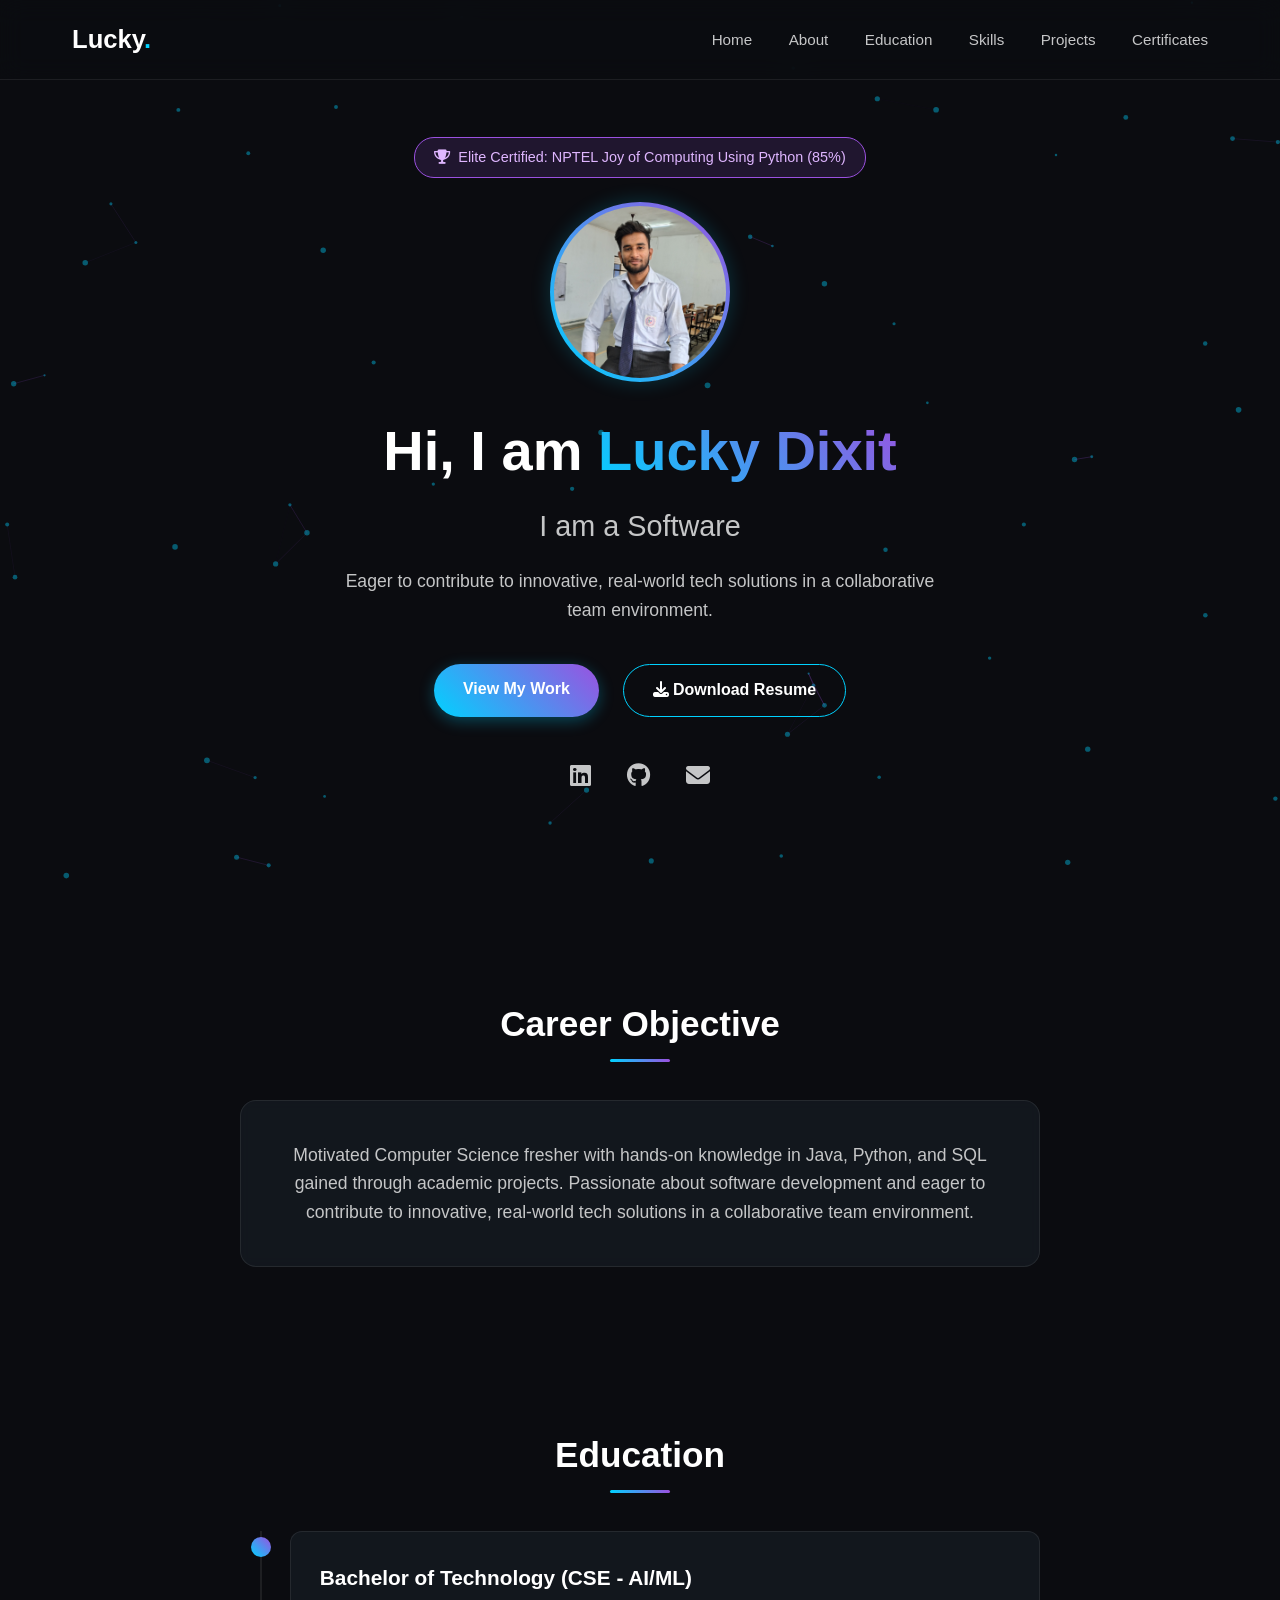
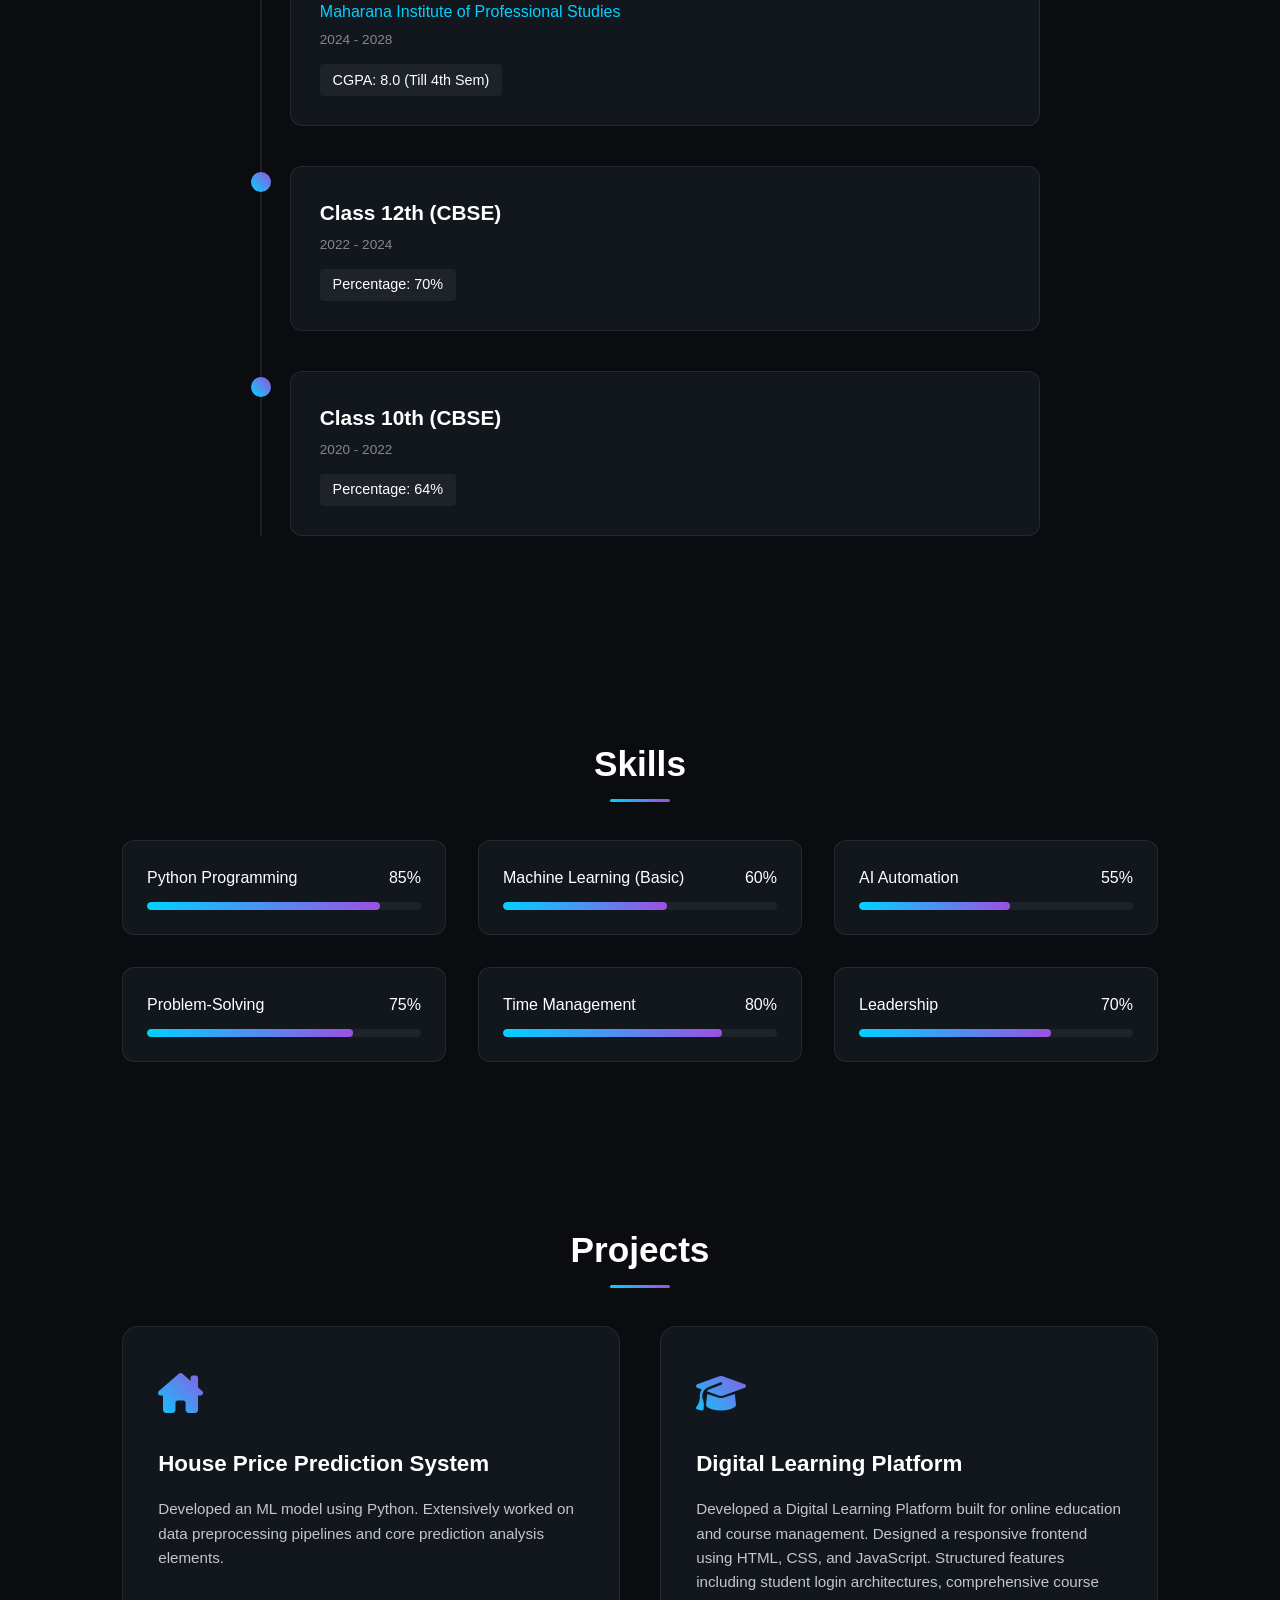
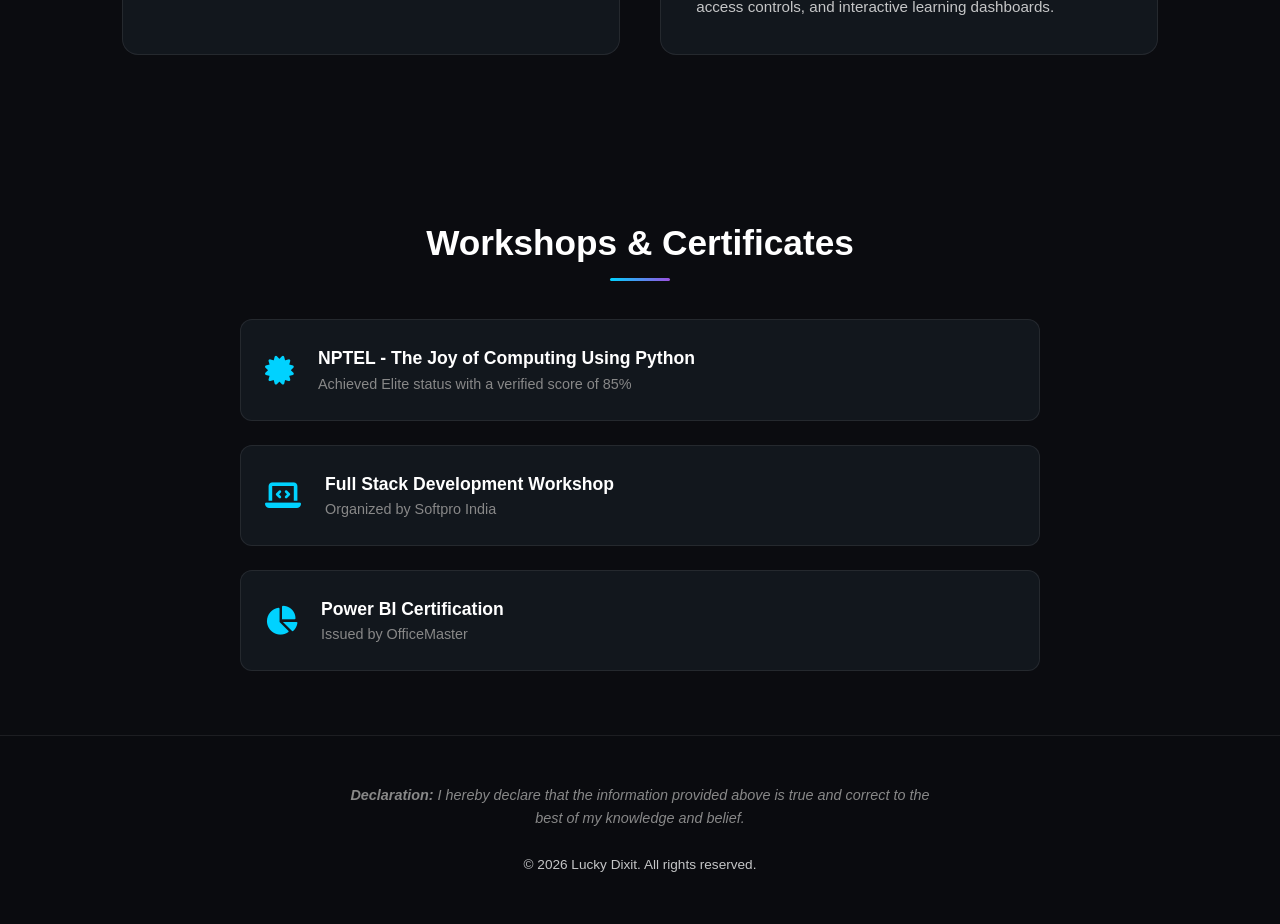
<file: portfolio/index.html>
<!DOCTYPE html>
<html lang="en">
<head>
    <meta charset="UTF-8">
    <meta name="viewport" content="width=device-width, initial-scale=1.0">
    <title>Lucky Dixit | Portfolio</title>
    <link rel="stylesheet" href="style.css">
    <link rel="stylesheet" href="https://cdnjs.cloudflare.com/ajax/libs/font-awesome/6.4.0/css/all.min.css">
</head>
<body>

    <div id="scroll-progress"></div>

    <canvas id="neural-canvas"></canvas>

    <header class="navbar">
        <div class="nav-container">
            <a href="#" class="logo">Lucky<span>.</span></a>
            <nav class="nav-links">
                <a href="#hero">Home</a>
                <a href="#about">About</a>
                <a href="#education">Education</a>
                <a href="#skills">Skills</a>
                <a href="#projects">Projects</a>
                <a href="#certificates">Certificates</a>
            </nav>
            <div class="nav-toggle" id="nav-toggle">
                <i class="fa-solid fa-bars"></i>
            </div>
        </div>
    </header>

    <section id="hero" class="hero-section">
        <div class="hero-content fade-in">
            <div class="achievement-badge">
                <i class="fa-solid fa-trophy"></i> Elite Certified: NPTEL Joy of Computing Using Python (85%)
            </div>
            
            <div class="profile-img-container">
                <img src="45759.jpg" alt="Lucky Dixit Profile Picture">
            </div>
            
            <h1>Hi, I am <span class="gradient-text">Lucky Dixit</span></h1>
            <h2>I am a <span class="typing-text"></span></h2>
            <p>Eager to contribute to innovative, real-world tech solutions in a collaborative team environment.</p>
            <div class="hero-btns">
                <a href="#projects" class="btn primary-btn">View My Work</a>
                <a href="Modern Professional CV Resume (2).pdf" class="btn secondary-btn"><i class="fa-solid fa-download"></i> Download Resume</a>
            </div>
            <div class="social-links">
                <a href="https://linkedin.com" target="_blank"><i class="fa-brands fa-linkedin"></i></a>
                <a href="https://github.com" target="_blank"><i class="fa-brands fa-github"></i></a>
                <a href="mailto:luckydixit0464@gmail.com"><i class="fa-solid fa-envelope"></i></a>
            </div>
        </div>
    </section>

    <section id="about" class="about-section fade-in">
        <h2 class="section-title">Career Objective</h2>
        <div class="about-container">
            <p>Motivated Computer Science fresher with hands-on knowledge in Java, Python, and SQL gained through academic projects. Passionate about software development and eager to contribute to innovative, real-world tech solutions in a collaborative team environment.</p>
        </div>
    </section>

    <section id="education" class="education-section fade-in">
        <h2 class="section-title">Education</h2>
        <div class="timeline">
            <div class="timeline-item">
                <div class="timeline-dot"></div>
                <div class="timeline-content">
                    <h3>Bachelor of Technology (CSE - AI/ML)</h3>
                    <p class="institution">Maharana Institute of Professional Studies</p>
                    <span class="date">2024 - 2028</span>
                    <span class="grade">CGPA: 8.0 (Till 4th Sem)</span>
                </div>
            </div>
            <div class="timeline-item">
                <div class="timeline-dot"></div>
                <div class="timeline-content">
                    <h3>Class 12th (CBSE)</h3>
                    <span class="date">2022 - 2024</span>
                    <span class="grade">Percentage: 70%</span>
                </div>
            </div>
            <div class="timeline-item">
                <div class="timeline-dot"></div>
                <div class="timeline-content">
                    <h3>Class 10th (CBSE)</h3>
                    <span class="date">2020 - 2022</span>
                    <span class="grade">Percentage: 64%</span>
                </div>
            </div>
        </div>
    </section>

    <section id="skills" class="skills-section fade-in">
        <h2 class="section-title">Skills</h2>
        <div class="skills-container">
            <div class="skill-card">
                <div class="skill-info">
                    <span>Python Programming</span>
                    <span>85%</span>
                </div>
                <div class="progress-bar"><div class="progress" style="width: 85%"></div></div>
            </div>
            <div class="skill-card">
                <div class="skill-info">
                    <span>Machine Learning (Basic)</span>
                    <span>60%</span>
                </div>
                <div class="progress-bar"><div class="progress" style="width: 60%"></div></div>
            </div>
            <div class="skill-card">
                <div class="skill-info">
                    <span>AI Automation</span>
                    <span>55%</span>
                </div>
                <div class="progress-bar"><div class="progress" style="width: 55%"></div></div>
            </div>
            <div class="skill-card">
                <div class="skill-info">
                    <span>Problem-Solving</span>
                    <span>75%</span>
                </div>
                <div class="progress-bar"><div class="progress" style="width: 75%"></div></div>
            </div>
            <div class="skill-card">
                <div class="skill-info">
                    <span>Time Management</span>
                    <span>80%</span>
                </div>
                <div class="progress-bar"><div class="progress" style="width: 80%"></div></div>
            </div>
            <div class="skill-card">
                <div class="skill-info">
                    <span>Leadership</span>
                    <span>70%</span>
                </div>
                <div class="progress-bar"><div class="progress" style="width: 70%"></div></div>
            </div>
        </div>
    </section>

    <section id="projects" class="projects-section fade-in">
        <h2 class="section-title">Projects</h2>
        <div class="projects-grid">
            <div class="project-card">
                <div class="project-icon"><i class="fa-solid fa-house-chimney"></i></div>
                <h3>House Price Prediction System</h3>
                <p>Developed an ML model using Python. Extensively worked on data preprocessing pipelines and core prediction analysis elements.</p>
            </div>
            <div class="project-card">
                <div class="project-icon"><i class="fa-solid fa-graduation-cap"></i></div>
                <h3>Digital Learning Platform</h3>
                <p>Developed a Digital Learning Platform built for online education and course management. Designed a responsive frontend using HTML, CSS, and JavaScript. Structured features including student login architectures, comprehensive course access controls, and interactive learning dashboards.</p>
            </div>
        </div>
    </section>

    <section id="certificates" class="certificates-section fade-in">
        <h2 class="section-title">Workshops & Certificates</h2>
        <div class="certificates-list">
            <div class="cert-item">
                <i class="fa-solid fa-certificate cert-icon"></i>
                <div class="cert-details">
                    <h4>NPTEL - The Joy of Computing Using Python</h4>
                    <p>Achieved Elite status with a verified score of 85%</p>
                </div>
            </div>
            <div class="cert-item">
                <i class="fa-solid fa-laptop-code cert-icon"></i>
                <div class="cert-details">
                    <h4>Full Stack Development Workshop</h4>
                    <p>Organized by Softpro India</p>
                </div>
            </div>
            <div class="cert-item">
                <i class="fa-solid fa-chart-pie cert-icon"></i>
                <div class="cert-details">
                    <h4>Power BI Certification</h4>
                    <p>Issued by OfficeMaster</p>
                </div>
            </div>
        </div>
    </section>

    <footer class="footer">
        <p class="declaration"><strong>Declaration:</strong> I hereby declare that the information provided above is true and correct to the best of my knowledge and belief.</p>
        <p class="copyright">&copy; 2026 Lucky Dixit. All rights reserved.</p>
    </footer>

    <script src="script.js"></script>
</body>
</html>
</file>
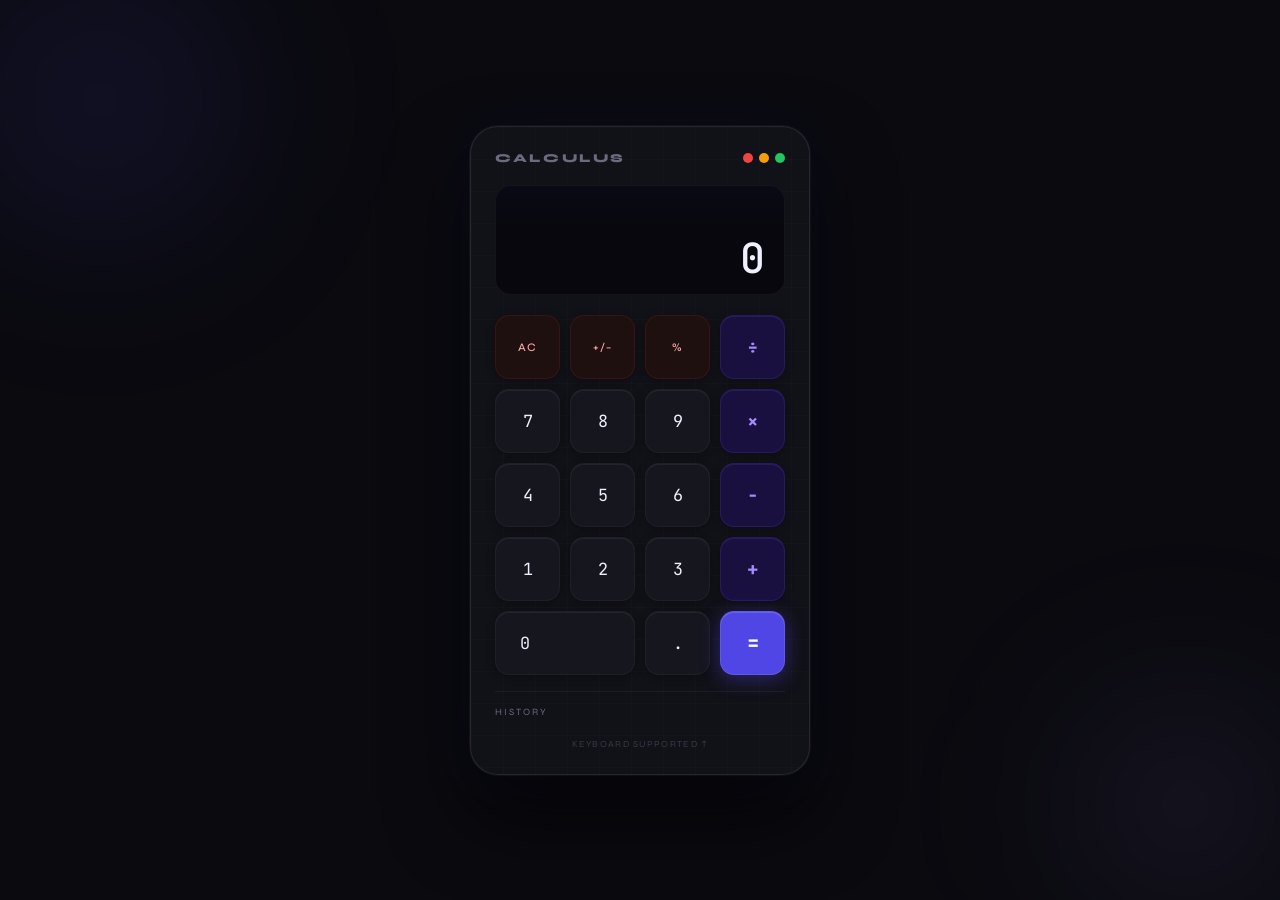
<file: calculator (Task 3)/calculator.html>
<!DOCTYPE html>
<html lang="en">
<head>
  <meta charset="UTF-8" />
  <meta name="viewport" content="width=device-width, initial-scale=1.0" />
  <title>Calculus — Calculator</title>
  <link href="https://fonts.googleapis.com/css2?family=Syne:wght@400;700;800&family=JetBrains+Mono:wght@300;400;500&display=swap" rel="stylesheet" />
  <style>
    *, *::before, *::after { margin: 0; padding: 0; box-sizing: border-box; }

    :root {
      --bg: #0a0a0f;
      --surface: #111118;
      --glass: rgba(255,255,255,0.04);
      --glass-border: rgba(255,255,255,0.09);
      --btn-num: #16161f;
      --btn-num-hover: #1e1e2d;
      --btn-op: #1a1040;
      --btn-op-hover: #231552;
      --btn-eq: #4f46e5;
      --btn-eq-hover: #6056f5;
      --btn-clear: #1f1010;
      --btn-clear-hover: #2e1515;
      --accent: #6056f5;
      --accent2: #a78bfa;
      --text: #f0effe;
      --text-dim: #6b6b80;
      --display-bg: #07070d;
      --red: #ef4444;
      --green: #22c55e;
    }

    body {
      font-family: 'JetBrains Mono', monospace;
      background: var(--bg);
      min-height: 100vh;
      display: flex;
      align-items: center;
      justify-content: center;
      overflow: hidden;
      position: relative;
    }

    /* Ambient glow blobs */
    body::before, body::after {
      content: '';
      position: fixed;
      border-radius: 50%;
      filter: blur(80px);
      pointer-events: none;
      z-index: 0;
    }

    body::before {
      width: 400px; height: 400px;
      background: radial-gradient(circle, rgba(79,70,229,0.18) 0%, transparent 70%);
      top: -100px; left: -100px;
      animation: drift1 12s ease-in-out infinite alternate;
    }

    body::after {
      width: 350px; height: 350px;
      background: radial-gradient(circle, rgba(167,139,250,0.12) 0%, transparent 70%);
      bottom: -80px; right: -80px;
      animation: drift2 10s ease-in-out infinite alternate;
    }

    @keyframes drift1 { to { transform: translate(60px, 80px); } }
    @keyframes drift2 { to { transform: translate(-50px, -60px); } }

    /* ── CALCULATOR SHELL ── */
    .calc-wrap {
      position: relative;
      z-index: 1;
      animation: popIn 0.5s cubic-bezier(0.34,1.56,0.64,1) both;
    }

    @keyframes popIn {
      from { transform: scale(0.85) translateY(20px); opacity: 0; }
      to { transform: scale(1) translateY(0); opacity: 1; }
    }

    .calc {
      width: 340px;
      background: var(--surface);
      border-radius: 28px;
      border: 1px solid var(--glass-border);
      padding: 24px;
      box-shadow:
        0 0 0 1px rgba(255,255,255,0.04),
        0 40px 80px rgba(0,0,0,0.6),
        0 0 60px rgba(79,70,229,0.08);
      position: relative;
      overflow: hidden;
    }

    /* Subtle grid texture */
    .calc::before {
      content: '';
      position: absolute;
      inset: 0;
      background-image:
        linear-gradient(rgba(255,255,255,0.015) 1px, transparent 1px),
        linear-gradient(90deg, rgba(255,255,255,0.015) 1px, transparent 1px);
      background-size: 32px 32px;
      border-radius: inherit;
      pointer-events: none;
    }

    /* ── HEADER ── */
    .calc-header {
      display: flex;
      justify-content: space-between;
      align-items: center;
      margin-bottom: 20px;
    }

    .calc-title {
      font-family: 'Syne', sans-serif;
      font-size: 0.75rem;
      font-weight: 800;
      letter-spacing: 0.22em;
      text-transform: uppercase;
      color: var(--text-dim);
    }

    .calc-dots {
      display: flex;
      gap: 6px;
    }

    .dot {
      width: 10px; height: 10px;
      border-radius: 50%;
    }

    .dot-r { background: #ef4444; }
    .dot-y { background: #f59e0b; }
    .dot-g { background: #22c55e; }

    /* ── DISPLAY ── */
    .display {
      background: var(--display-bg);
      border-radius: 16px;
      border: 1px solid rgba(255,255,255,0.05);
      padding: 18px 20px 14px;
      margin-bottom: 20px;
      min-height: 110px;
      display: flex;
      flex-direction: column;
      justify-content: flex-end;
      align-items: flex-end;
      position: relative;
      overflow: hidden;
    }

    .display::after {
      content: '';
      position: absolute;
      top: 0; left: 0; right: 0;
      height: 40px;
      background: linear-gradient(to bottom, rgba(79,70,229,0.04), transparent);
      pointer-events: none;
    }

    .display-expression {
      font-size: 0.78rem;
      color: var(--text-dim);
      margin-bottom: 6px;
      min-height: 18px;
      text-align: right;
      word-break: break-all;
      font-weight: 300;
      letter-spacing: 0.04em;
      transition: opacity 0.2s;
    }

    .display-value {
      font-family: 'JetBrains Mono', monospace;
      font-size: 2.6rem;
      font-weight: 500;
      color: var(--text);
      text-align: right;
      letter-spacing: -0.02em;
      line-height: 1;
      transition: transform 0.1s, color 0.2s;
      word-break: break-all;
      max-width: 100%;
    }

    .display-value.pulse {
      animation: valuePulse 0.15s ease;
    }

    @keyframes valuePulse {
      0% { transform: scale(1); }
      50% { transform: scale(1.04); }
      100% { transform: scale(1); }
    }

    .display-value.error { color: #ef4444; }
    .display-value.result { color: var(--accent2); }

    /* ── BUTTON GRID ── */
    .btn-grid {
      display: grid;
      grid-template-columns: repeat(4, 1fr);
      gap: 10px;
    }

    /* Button base */
    .btn {
      border: none;
      border-radius: 14px;
      font-family: 'JetBrains Mono', monospace;
      font-size: 1.05rem;
      font-weight: 400;
      color: var(--text);
      cursor: pointer;
      height: 64px;
      display: flex;
      align-items: center;
      justify-content: center;
      position: relative;
      transition: transform 0.1s, box-shadow 0.15s, background 0.15s;
      outline: none;
      user-select: none;
      -webkit-tap-highlight-color: transparent;
      overflow: hidden;
      border: 1px solid rgba(255,255,255,0.04);
    }

    /* Ripple */
    .btn::after {
      content: '';
      position: absolute;
      inset: 0;
      border-radius: inherit;
      background: rgba(255,255,255,0);
      transition: background 0.3s;
    }

    .btn:active::after { background: rgba(255,255,255,0.08); }
    .btn:active { transform: scale(0.94); }

    /* Number buttons */
    .btn-num {
      background: var(--btn-num);
      box-shadow: 0 2px 8px rgba(0,0,0,0.3), inset 0 1px 0 rgba(255,255,255,0.06);
    }

    .btn-num:hover {
      background: var(--btn-num-hover);
      box-shadow: 0 4px 16px rgba(0,0,0,0.4), inset 0 1px 0 rgba(255,255,255,0.08);
      transform: translateY(-1px);
    }

    /* Operator buttons */
    .btn-op {
      background: var(--btn-op);
      color: var(--accent2);
      font-size: 1.2rem;
      font-weight: 700;
      box-shadow: 0 2px 8px rgba(0,0,0,0.3), inset 0 1px 0 rgba(167,139,250,0.1);
      border-color: rgba(79,70,229,0.2);
    }

    .btn-op:hover {
      background: var(--btn-op-hover);
      box-shadow: 0 4px 16px rgba(79,70,229,0.2), inset 0 1px 0 rgba(167,139,250,0.15);
      transform: translateY(-1px);
    }

    /* Clear / modifier buttons */
    .btn-mod {
      background: var(--btn-clear);
      color: #fca5a5;
      font-size: 0.85rem;
      font-weight: 500;
      letter-spacing: 0.05em;
      box-shadow: 0 2px 8px rgba(0,0,0,0.3);
      border-color: rgba(239,68,68,0.1);
    }

    .btn-mod:hover {
      background: var(--btn-clear-hover);
      box-shadow: 0 4px 16px rgba(239,68,68,0.15);
      transform: translateY(-1px);
    }

    /* Equals button */
    .btn-eq {
      background: var(--btn-eq);
      color: #fff;
      font-size: 1.3rem;
      font-weight: 700;
      box-shadow:
        0 4px 20px rgba(79,70,229,0.4),
        inset 0 1px 0 rgba(255,255,255,0.15);
      border-color: rgba(255,255,255,0.1);
    }

    .btn-eq:hover {
      background: var(--btn-eq-hover);
      box-shadow:
        0 6px 28px rgba(79,70,229,0.55),
        inset 0 1px 0 rgba(255,255,255,0.2);
      transform: translateY(-2px);
    }

    /* Zero button spans 2 cols */
    .btn-zero {
      grid-column: span 2;
      border-radius: 14px;
      justify-content: flex-start;
      padding-left: 24px;
    }

    /* Span-2 utility */
    .span2 { grid-column: span 2; }

    /* Special label styling */
    .btn-label {
      font-family: 'Syne', sans-serif;
      font-size: 0.72rem;
      letter-spacing: 0.1em;
    }

    /* ── HISTORY STRIP ── */
    .history-strip {
      margin-top: 16px;
      padding-top: 14px;
      border-top: 1px solid rgba(255,255,255,0.05);
      min-height: 28px;
    }

    .history-label {
      font-size: 0.6rem;
      letter-spacing: 0.2em;
      text-transform: uppercase;
      color: var(--text-dim);
      margin-bottom: 6px;
      font-family: 'Syne', sans-serif;
    }

    .history-items {
      display: flex;
      flex-direction: column;
      gap: 3px;
      max-height: 68px;
      overflow: hidden;
    }

    .history-item {
      font-size: 0.7rem;
      color: rgba(107,107,128,0.7);
      text-align: right;
      letter-spacing: 0.03em;
      white-space: nowrap;
      overflow: hidden;
      text-overflow: ellipsis;
      animation: fadeIn 0.3s ease;
    }

    @keyframes fadeIn { from { opacity: 0; transform: translateY(4px); } }

    /* ── KEYBOARD INDICATOR ── */
    .kbd-hint {
      text-align: center;
      margin-top: 14px;
      font-size: 0.58rem;
      letter-spacing: 0.14em;
      color: rgba(107,107,128,0.45);
      font-family: 'Syne', sans-serif;
      text-transform: uppercase;
    }
  </style>
</head>
<body>

  <div class="calc-wrap">
    <div class="calc">

      <div class="calc-header">
        <span class="calc-title">Calculus</span>
        <div class="calc-dots">
          <div class="dot dot-r"></div>
          <div class="dot dot-y"></div>
          <div class="dot dot-g"></div>
        </div>
      </div>

      <div class="display">
        <div class="display-expression" id="expression"></div>
        <div class="display-value" id="display">0</div>
      </div>

      <div class="btn-grid">

        <!-- Row 1 -->
        <button class="btn btn-mod btn-label" data-action="clear">AC</button>
        <button class="btn btn-mod btn-label" data-action="sign">+/−</button>
        <button class="btn btn-mod btn-label" data-action="percent">%</button>
        <button class="btn btn-op" data-action="operator" data-value="÷">÷</button>

        <!-- Row 2 -->
        <button class="btn btn-num" data-action="digit" data-value="7">7</button>
        <button class="btn btn-num" data-action="digit" data-value="8">8</button>
        <button class="btn btn-num" data-action="digit" data-value="9">9</button>
        <button class="btn btn-op" data-action="operator" data-value="×">×</button>

        <!-- Row 3 -->
        <button class="btn btn-num" data-action="digit" data-value="4">4</button>
        <button class="btn btn-num" data-action="digit" data-value="5">5</button>
        <button class="btn btn-num" data-action="digit" data-value="6">6</button>
        <button class="btn btn-op" data-action="operator" data-value="−">−</button>

        <!-- Row 4 -->
        <button class="btn btn-num" data-action="digit" data-value="1">1</button>
        <button class="btn btn-num" data-action="digit" data-value="2">2</button>
        <button class="btn btn-num" data-action="digit" data-value="3">3</button>
        <button class="btn btn-op" data-action="operator" data-value="+">+</button>

        <!-- Row 5 -->
        <button class="btn btn-num btn-zero" data-action="digit" data-value="0">0</button>
        <button class="btn btn-num" data-action="decimal">.</button>
        <button class="btn btn-eq" data-action="equals">=</button>

      </div>

      <!-- History -->
      <div class="history-strip">
        <div class="history-label">History</div>
        <div class="history-items" id="history"></div>
      </div>

      <p class="kbd-hint">Keyboard supported ↑</p>
    </div>
  </div>

  <script>
    // ── STATE ──
    let currentVal = '0';
    let previousVal = '';
    let operator = null;
    let waitingForOperand = false;
    let justCalculated = false;
    const history = [];

    // ── ELEMENTS ──
    const display = document.getElementById('display');
    const expression = document.getElementById('expression');
    const historyEl = document.getElementById('history');

    // ── DISPLAY UPDATE ──
    function updateDisplay(val, isResult = false, isError = false) {
      display.classList.remove('pulse', 'result', 'error');
      void display.offsetWidth; // reflow for animation restart
      display.classList.add('pulse');
      if (isResult) display.classList.add('result');
      if (isError) display.classList.add('error');

      // Format large numbers
      let formatted = val;
      if (!isNaN(val) && val !== '' && !val.includes('e')) {
        const num = parseFloat(val);
        if (Math.abs(num) >= 1e12 || (Math.abs(num) < 1e-6 && num !== 0)) {
          formatted = num.toExponential(4);
        } else {
          // Add thousand separators only for integers > 999 in result mode
          if (isResult && Number.isInteger(num) && Math.abs(num) < 1e12) {
            formatted = num.toLocaleString();
          }
        }
      }

      // Shrink font for long numbers
      const len = formatted.length;
      if (len > 12) display.style.fontSize = '1.2rem';
      else if (len > 9) display.style.fontSize = '1.8rem';
      else if (len > 6) display.style.fontSize = '2.2rem';
      else display.style.fontSize = '2.6rem';

      display.textContent = formatted;
    }

    function updateExpression(text) {
      expression.textContent = text;
    }

    // ── DIGIT INPUT ──
    function inputDigit(digit) {
      if (justCalculated) {
        currentVal = digit;
        justCalculated = false;
        waitingForOperand = false;
        updateExpression('');
      } else if (waitingForOperand) {
        currentVal = digit;
        waitingForOperand = false;
      } else {
        currentVal = currentVal === '0' ? digit : currentVal + digit;
        if (currentVal.length > 15) return; // cap input length
      }
      updateDisplay(currentVal);
    }

    // ── DECIMAL ──
    function inputDecimal() {
      if (waitingForOperand) {
        currentVal = '0.';
        waitingForOperand = false;
        updateDisplay(currentVal);
        return;
      }
      if (!currentVal.includes('.')) {
        currentVal += '.';
        updateDisplay(currentVal);
      }
    }

    // ── OPERATOR ──
    function handleOperator(op) {
      const current = parseFloat(currentVal);

      if (operator && !waitingForOperand) {
        const result = calculate(parseFloat(previousVal), current, operator);
        if (result === null) { showError(); return; }
        currentVal = String(result);
        updateDisplay(currentVal);
      }

      previousVal = currentVal;
      operator = op;
      waitingForOperand = true;
      justCalculated = false;

      updateExpression(previousVal + ' ' + op);
    }

    // ── CALCULATE ──
    function calculate(a, b, op) {
      if (op === '+') return roundResult(a + b);
      if (op === '−') return roundResult(a - b);
      if (op === '×') return roundResult(a * b);
      if (op === '÷') {
        if (b === 0) return null;
        return roundResult(a / b);
      }
      return b;
    }

    function roundResult(n) {
      // Avoid float artifacts like 0.1+0.2 = 0.30000000000000004
      return parseFloat(n.toPrecision(12));
    }

    // ── EQUALS ──
    function handleEquals() {
      if (!operator || waitingForOperand) return;

      const a = parseFloat(previousVal);
      const b = parseFloat(currentVal);
      const result = calculate(a, b, operator);

      if (result === null) { showError(); return; }

      const expr = `${previousVal} ${operator} ${currentVal} =`;
      addHistory(expr + ' ' + result);
      updateExpression(expr);
      currentVal = String(result);
      operator = null;
      waitingForOperand = false;
      justCalculated = true;

      updateDisplay(currentVal, true);
    }

    // ── CLEAR ──
    function handleClear() {
      currentVal = '0';
      previousVal = '';
      operator = null;
      waitingForOperand = false;
      justCalculated = false;
      updateDisplay('0');
      updateExpression('');
    }

    // ── SIGN ──
    function handleSign() {
      const n = parseFloat(currentVal);
      currentVal = String(-n);
      updateDisplay(currentVal);
    }

    // ── PERCENT ──
    function handlePercent() {
      const n = parseFloat(currentVal);
      currentVal = String(n / 100);
      updateDisplay(currentVal);
    }

    // ── ERROR ──
    function showError() {
      updateDisplay('Error', false, true);
      updateExpression('Cannot divide by zero');
      operator = null;
      waitingForOperand = false;
      justCalculated = true;
      currentVal = '0';
    }

    // ── HISTORY ──
    function addHistory(entry) {
      history.unshift(entry);
      if (history.length > 3) history.pop();
      historyEl.innerHTML = '';
      history.forEach(h => {
        const el = document.createElement('div');
        el.className = 'history-item';
        el.textContent = h;
        historyEl.appendChild(el);
      });
    }

    // ── BUTTON CLICK EVENTS ──
    document.querySelectorAll('.btn').forEach(btn => {
      btn.addEventListener('click', () => {
        const action = btn.dataset.action;
        const value = btn.dataset.value;

        if (action === 'digit') inputDigit(value);
        else if (action === 'decimal') inputDecimal();
        else if (action === 'operator') handleOperator(value);
        else if (action === 'equals') handleEquals();
        else if (action === 'clear') handleClear();
        else if (action === 'sign') handleSign();
        else if (action === 'percent') handlePercent();
      });
    });

    // ── KEYBOARD SUPPORT ──
    const keyMap = {
      '0':'digit:0','1':'digit:1','2':'digit:2','3':'digit:3','4':'digit:4',
      '5':'digit:5','6':'digit:6','7':'digit:7','8':'digit:8','9':'digit:9',
      '.':'decimal',',':'decimal',
      '+':'operator:+','-':'operator:−','*':'operator:×','/':'operator:÷',
      'Enter':'equals','=':'equals',
      'Backspace':'backspace','Escape':'clear','%':'percent'
    };

    document.addEventListener('keydown', e => {
      const mapped = keyMap[e.key];
      if (!mapped) return;
      e.preventDefault();

      if (mapped === 'backspace') {
        if (currentVal.length > 1 && !waitingForOperand && !justCalculated) {
          currentVal = currentVal.slice(0, -1) || '0';
          updateDisplay(currentVal);
        } else {
          handleClear();
        }
        return;
      }

      if (mapped === 'clear') { handleClear(); return; }
      if (mapped === 'percent') { handlePercent(); return; }
      if (mapped === 'decimal') { inputDecimal(); return; }
      if (mapped === 'equals') { handleEquals(); return; }

      const [type, val] = mapped.split(':');
      if (type === 'digit') inputDigit(val);
      else if (type === 'operator') handleOperator(val);

      // Visual flash on keyboard press
      const opSymbols = { '+':'+','−':'-','×':'*','÷':'/' };
      document.querySelectorAll('.btn').forEach(b => {
        const bVal = b.dataset.value;
        if (
          (b.dataset.action === 'digit' && bVal === e.key) ||
          (b.dataset.action === 'operator' && opSymbols[bVal] === e.key) ||
          (b.dataset.action === 'equals' && (e.key === 'Enter' || e.key === '=')) ||
          (b.dataset.action === 'clear' && e.key === 'Escape') ||
          (b.dataset.action === 'decimal' && (e.key === '.' || e.key === ','))
        ) {
          b.style.transform = 'scale(0.92)';
          b.style.filter = 'brightness(1.3)';
          setTimeout(() => {
            b.style.transform = '';
            b.style.filter = '';
          }, 120);
        }
      });
    });
  </script>

</body>
</html>
</file>
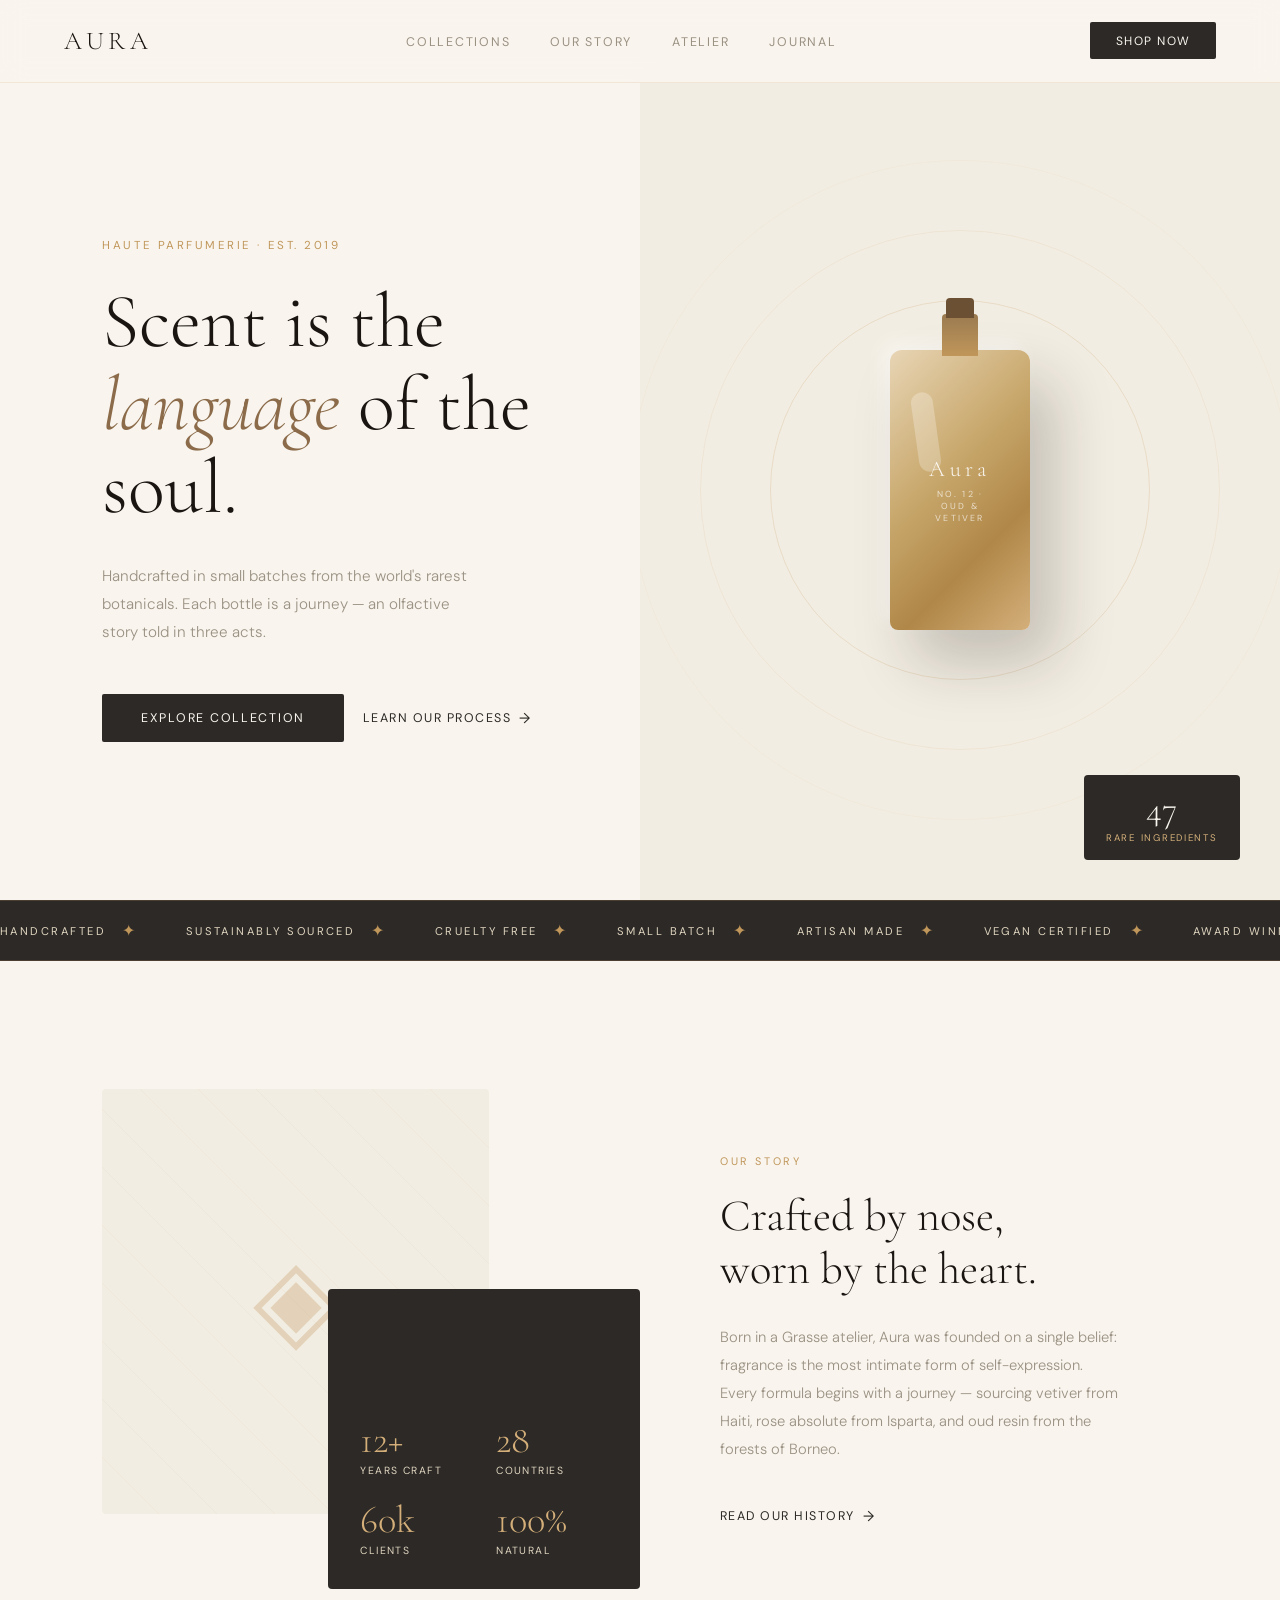
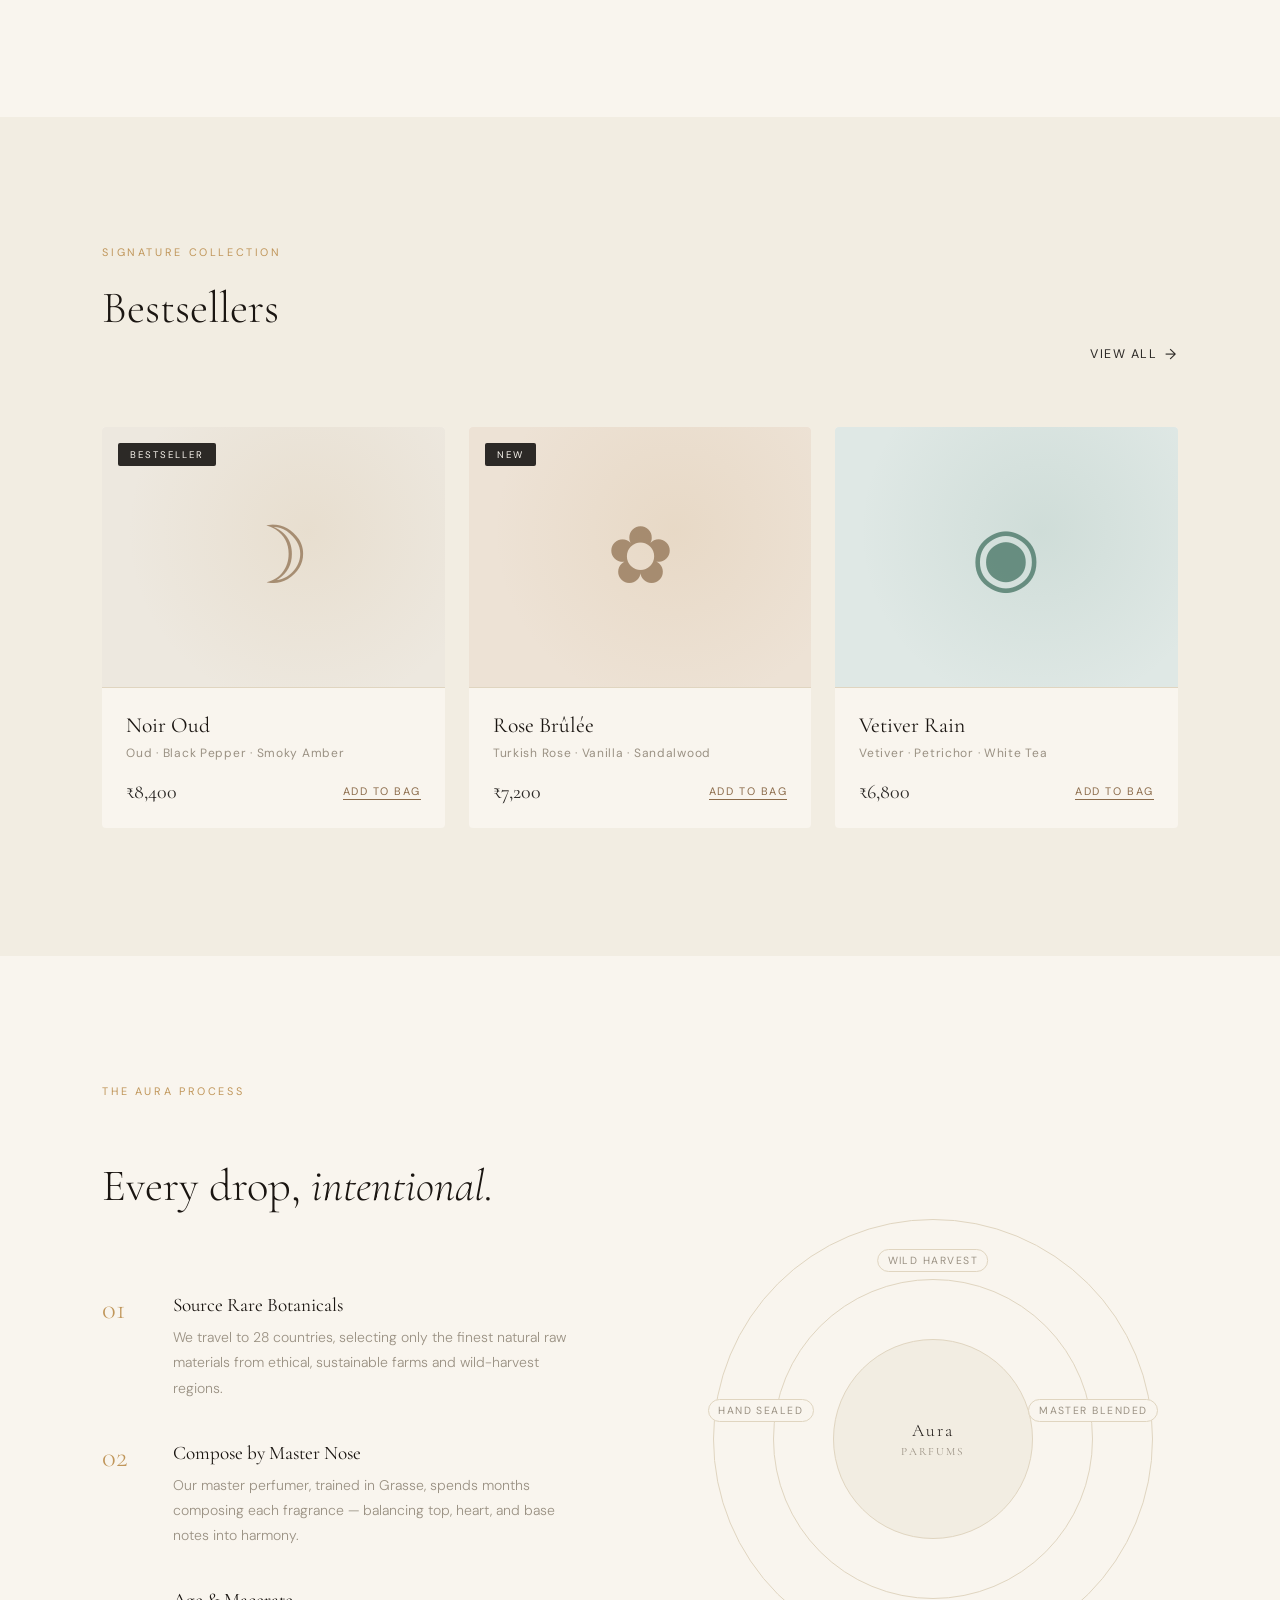
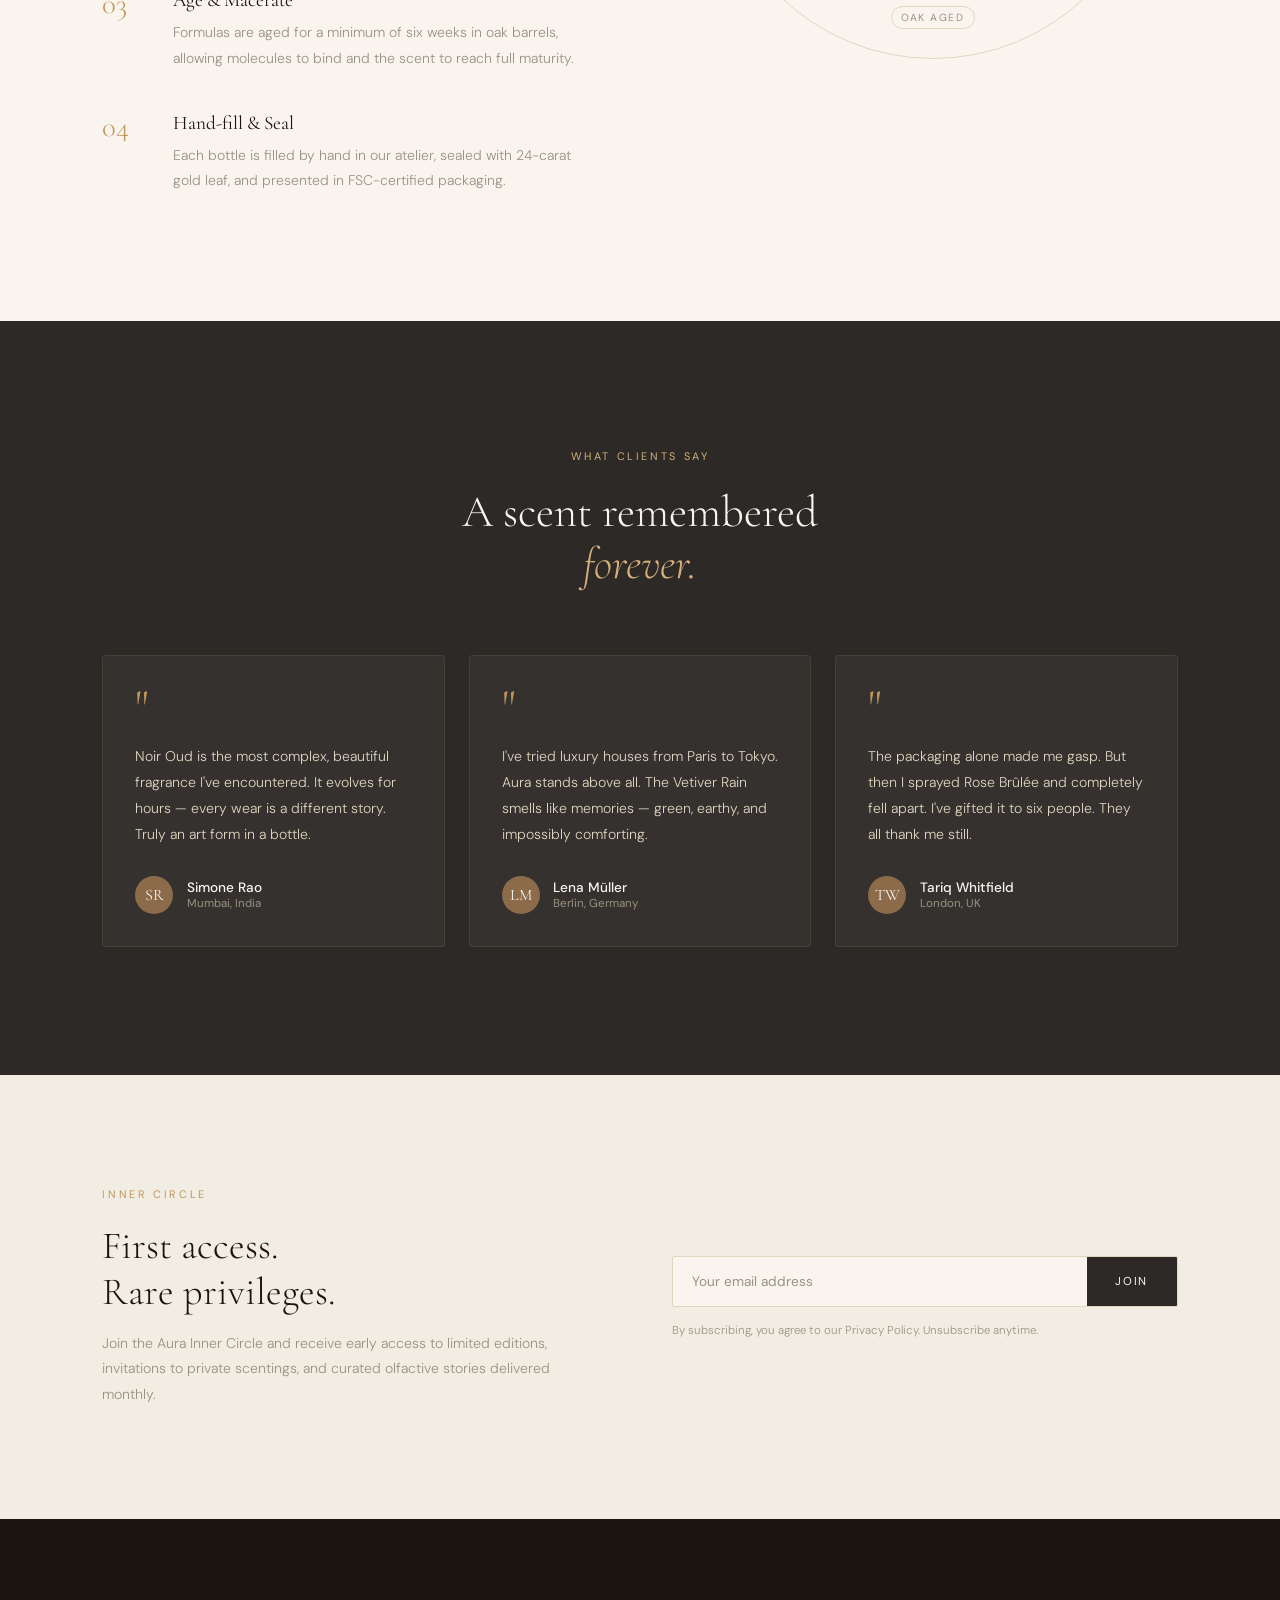
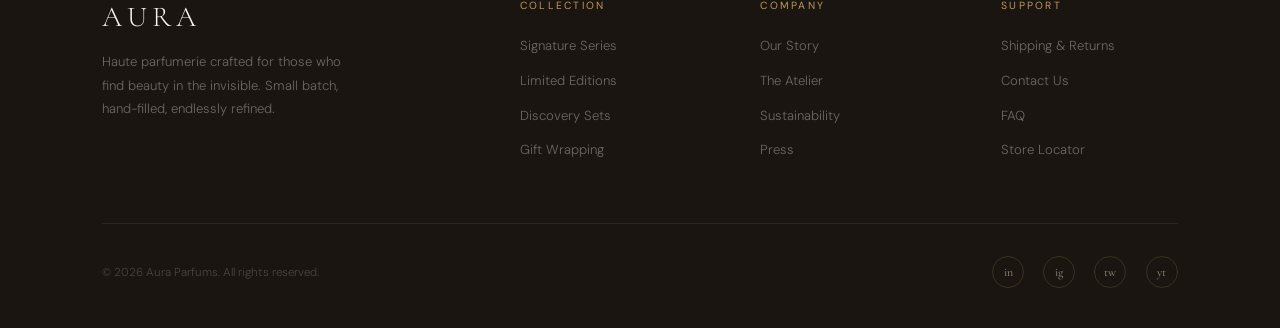
<file: landing page (Task 2)/landing-page.html>
<!DOCTYPE html>
<html lang="en">
<head>
  <meta charset="UTF-8" />
  <meta name="viewport" content="width=device-width, initial-scale=1.0" />
  <title>Aura — Scent as Experience</title>
  <link href="https://fonts.googleapis.com/css2?family=Cormorant+Garamond:ital,wght@0,300;0,400;0,600;1,300;1,400&family=DM+Sans:wght@300;400;500&display=swap" rel="stylesheet" />
  <style>
    *, *::before, *::after { margin: 0; padding: 0; box-sizing: border-box; }

    :root {
      --cream: #F9F5EE;
      --ivory: #F2EDE2;
      --sand: #E0D5C0;
      --warm-gray: #9A9183;
      --charcoal: #2C2926;
      --espresso: #1A1511;
      --gold: #C0965A;
      --gold-light: #D4AF7A;
      --blush: #D9C4B0;
      --accent: #8B6B4A;
    }

    html { scroll-behavior: smooth; }

    body {
      font-family: 'DM Sans', sans-serif;
      background: var(--cream);
      color: var(--charcoal);
      overflow-x: hidden;
    }

    /* ─── NAV ─── */
    nav {
      position: fixed;
      top: 0; left: 0; right: 0;
      z-index: 100;
      display: flex;
      align-items: center;
      justify-content: space-between;
      padding: 1.4rem 5vw;
      background: rgba(249, 245, 238, 0.85);
      backdrop-filter: blur(12px);
      border-bottom: 1px solid rgba(192, 150, 90, 0.15);
    }

    .nav-logo {
      font-family: 'Cormorant Garamond', serif;
      font-size: 1.6rem;
      font-weight: 300;
      letter-spacing: 0.18em;
      color: var(--espresso);
      text-transform: uppercase;
      text-decoration: none;
    }

    .nav-links {
      display: flex;
      gap: 2.5rem;
      list-style: none;
    }

    .nav-links a {
      font-size: 0.78rem;
      letter-spacing: 0.14em;
      text-transform: uppercase;
      text-decoration: none;
      color: var(--warm-gray);
      transition: color 0.3s;
    }

    .nav-links a:hover { color: var(--espresso); }

    .nav-cta {
      font-size: 0.75rem;
      letter-spacing: 0.12em;
      text-transform: uppercase;
      text-decoration: none;
      color: var(--cream);
      background: var(--charcoal);
      padding: 0.65rem 1.6rem;
      border-radius: 2px;
      transition: background 0.3s;
    }

    .nav-cta:hover { background: var(--accent); }

    /* ─── HERO ─── */
    .hero {
      min-height: 100vh;
      display: grid;
      grid-template-columns: 1fr 1fr;
      padding-top: 80px;
      overflow: hidden;
    }

    .hero-left {
      display: flex;
      flex-direction: column;
      justify-content: center;
      padding: 6rem 5vw 6rem 8vw;
    }

    .hero-eyebrow {
      font-size: 0.72rem;
      letter-spacing: 0.22em;
      text-transform: uppercase;
      color: var(--gold);
      margin-bottom: 1.8rem;
    }

    .hero-title {
      font-family: 'Cormorant Garamond', serif;
      font-size: clamp(3.5rem, 6vw, 5.5rem);
      font-weight: 300;
      line-height: 1.08;
      color: var(--espresso);
      margin-bottom: 2rem;
    }

    .hero-title em {
      font-style: italic;
      color: var(--accent);
    }

    .hero-desc {
      font-size: 0.95rem;
      line-height: 1.85;
      color: var(--warm-gray);
      max-width: 380px;
      margin-bottom: 3rem;
      font-weight: 300;
    }

    .hero-actions {
      display: flex;
      gap: 1.2rem;
      align-items: center;
    }

    .btn-primary {
      display: inline-block;
      text-decoration: none;
      font-size: 0.78rem;
      letter-spacing: 0.14em;
      text-transform: uppercase;
      color: var(--cream);
      background: var(--charcoal);
      padding: 1rem 2.4rem;
      border-radius: 2px;
      transition: background 0.3s, transform 0.2s;
    }

    .btn-primary:hover { background: var(--accent); transform: translateY(-1px); }

    .btn-ghost {
      display: inline-flex;
      align-items: center;
      gap: 0.5rem;
      text-decoration: none;
      font-size: 0.78rem;
      letter-spacing: 0.12em;
      text-transform: uppercase;
      color: var(--charcoal);
      transition: gap 0.3s;
    }

    .btn-ghost:hover { gap: 0.85rem; }

    .btn-ghost::after { content: '→'; font-size: 0.9rem; }

    .hero-right {
      position: relative;
      background: var(--ivory);
      overflow: hidden;
    }

    /* Decorative bottle illustration using CSS */
    .hero-visual {
      position: absolute;
      inset: 0;
      display: flex;
      align-items: center;
      justify-content: center;
    }

    .bottle-wrap {
      position: relative;
      animation: float 6s ease-in-out infinite;
    }

    @keyframes float {
      0%, 100% { transform: translateY(0px); }
      50% { transform: translateY(-18px); }
    }

    .bottle {
      width: 140px;
      height: 280px;
      background: linear-gradient(135deg, #e8d5b5 0%, #c9a96e 40%, #b08748 70%, #d4af7a 100%);
      border-radius: 12px 12px 8px 8px;
      position: relative;
      box-shadow: 24px 32px 60px rgba(26,21,17,0.22), -8px -8px 20px rgba(255,255,255,0.5);
    }

    .bottle::before {
      content: '';
      position: absolute;
      top: -36px;
      left: 50%;
      transform: translateX(-50%);
      width: 36px;
      height: 42px;
      background: linear-gradient(to bottom, #9a7a50, #c0965a);
      border-radius: 4px 4px 0 0;
    }

    .bottle::after {
      content: '';
      position: absolute;
      top: -52px;
      left: 50%;
      transform: translateX(-50%);
      width: 28px;
      height: 20px;
      background: #6b5033;
      border-radius: 4px 4px 0 0;
    }

    .bottle-label {
      position: absolute;
      top: 50%;
      left: 50%;
      transform: translate(-50%, -50%);
      text-align: center;
      color: rgba(255,255,255,0.9);
    }

    .bottle-label-name {
      font-family: 'Cormorant Garamond', serif;
      font-size: 1.4rem;
      font-weight: 300;
      letter-spacing: 0.2em;
      display: block;
    }

    .bottle-label-sub {
      font-size: 0.55rem;
      letter-spacing: 0.25em;
      text-transform: uppercase;
      display: block;
      margin-top: 0.4rem;
      opacity: 0.75;
    }

    .bottle-shine {
      position: absolute;
      top: 15%;
      left: 18%;
      width: 22px;
      height: 80px;
      background: rgba(255,255,255,0.25);
      border-radius: 12px;
      transform: rotate(-8deg);
    }

    /* Orbiting circles */
    .orbit {
      position: absolute;
      border-radius: 50%;
      border: 1px solid rgba(192,150,90,0.2);
    }

    .orbit-1 { width: 380px; height: 380px; top: 50%; left: 50%; transform: translate(-50%,-50%); }
    .orbit-2 { width: 520px; height: 520px; top: 50%; left: 50%; transform: translate(-50%,-50%); opacity: 0.5; }
    .orbit-3 { width: 660px; height: 660px; top: 50%; left: 50%; transform: translate(-50%,-50%); opacity: 0.25; }

    .dot {
      position: absolute;
      width: 6px;
      height: 6px;
      border-radius: 50%;
      background: var(--gold);
      top: 0;
      left: 50%;
      transform: translate(-50%, -50%);
      animation: spin 14s linear infinite;
    }

    @keyframes spin {
      from { transform: translate(-50%,-50%) rotate(0deg) translateY(-190px); }
      to { transform: translate(-50%,-50%) rotate(360deg) translateY(-190px); }
    }

    .hero-badge {
      position: absolute;
      bottom: 2.5rem;
      right: 2.5rem;
      background: var(--charcoal);
      color: var(--cream);
      padding: 1rem 1.4rem;
      border-radius: 4px;
      text-align: center;
    }

    .hero-badge-num {
      font-family: 'Cormorant Garamond', serif;
      font-size: 2.2rem;
      font-weight: 300;
      display: block;
      line-height: 1;
    }

    .hero-badge-label {
      font-size: 0.6rem;
      letter-spacing: 0.18em;
      text-transform: uppercase;
      color: var(--gold-light);
      display: block;
      margin-top: 0.3rem;
    }

    /* ─── MARQUEE ─── */
    .marquee-wrap {
      background: var(--charcoal);
      padding: 1.2rem 0;
      overflow: hidden;
      border-top: 1px solid rgba(192,150,90,0.2);
      border-bottom: 1px solid rgba(192,150,90,0.2);
    }

    .marquee-track {
      display: flex;
      gap: 3rem;
      white-space: nowrap;
      animation: marquee 22s linear infinite;
    }

    @keyframes marquee {
      from { transform: translateX(0); }
      to { transform: translateX(-50%); }
    }

    .marquee-item {
      display: flex;
      align-items: center;
      gap: 1rem;
      font-size: 0.7rem;
      letter-spacing: 0.22em;
      text-transform: uppercase;
      color: var(--sand);
      flex-shrink: 0;
    }

    .marquee-sep {
      color: var(--gold);
      font-size: 1rem;
    }

    /* ─── ABOUT SECTION ─── */
    .section-about {
      display: grid;
      grid-template-columns: 1fr 1fr;
      gap: 0;
      padding: 8rem 8vw;
      align-items: center;
    }

    .about-visual {
      position: relative;
      height: 500px;
    }

    .about-card-main {
      position: absolute;
      top: 0; left: 0;
      width: 72%;
      height: 85%;
      background: var(--ivory);
      border-radius: 4px;
      display: flex;
      align-items: center;
      justify-content: center;
      overflow: hidden;
    }

    .about-card-inner {
      width: 100%;
      height: 100%;
      background: repeating-linear-gradient(
        45deg,
        transparent,
        transparent 40px,
        rgba(192,150,90,0.06) 40px,
        rgba(192,150,90,0.06) 41px
      );
      display: flex;
      align-items: center;
      justify-content: center;
    }

    .about-icon {
      font-family: 'Cormorant Garamond', serif;
      font-size: 7rem;
      font-weight: 300;
      color: rgba(192,150,90,0.3);
      line-height: 1;
    }

    .about-card-side {
      position: absolute;
      bottom: 0; right: 0;
      width: 58%;
      height: 60%;
      background: var(--charcoal);
      border-radius: 4px;
      padding: 2rem;
      display: flex;
      flex-direction: column;
      justify-content: flex-end;
    }

    .stat-grid {
      display: grid;
      grid-template-columns: 1fr 1fr;
      gap: 1.5rem;
    }

    .stat-item {}
    .stat-num {
      font-family: 'Cormorant Garamond', serif;
      font-size: 2.4rem;
      font-weight: 300;
      color: var(--gold-light);
      display: block;
      line-height: 1;
    }

    .stat-label {
      font-size: 0.65rem;
      letter-spacing: 0.14em;
      text-transform: uppercase;
      color: var(--sand);
      margin-top: 0.3rem;
      display: block;
    }

    .about-text { padding-left: 5rem; }

    .section-label {
      font-size: 0.68rem;
      letter-spacing: 0.24em;
      text-transform: uppercase;
      color: var(--gold);
      margin-bottom: 1.4rem;
    }

    .section-title {
      font-family: 'Cormorant Garamond', serif;
      font-size: clamp(2.2rem, 3.5vw, 3.2rem);
      font-weight: 300;
      line-height: 1.18;
      color: var(--espresso);
      margin-bottom: 1.8rem;
    }

    .section-body {
      font-size: 0.92rem;
      line-height: 1.9;
      color: var(--warm-gray);
      font-weight: 300;
      max-width: 400px;
      margin-bottom: 2.5rem;
    }

    /* ─── PRODUCTS ─── */
    .section-products {
      padding: 8rem 8vw;
      background: var(--ivory);
    }

    .products-header {
      display: flex;
      justify-content: space-between;
      align-items: flex-end;
      margin-bottom: 4rem;
    }

    .products-grid {
      display: grid;
      grid-template-columns: repeat(3, 1fr);
      gap: 1.5rem;
    }

    .product-card {
      background: var(--cream);
      border-radius: 4px;
      overflow: hidden;
      transition: transform 0.35s, box-shadow 0.35s;
      cursor: pointer;
    }

    .product-card:hover {
      transform: translateY(-6px);
      box-shadow: 0 24px 50px rgba(26,21,17,0.12);
    }

    .product-image {
      height: 260px;
      position: relative;
      overflow: hidden;
      display: flex;
      align-items: center;
      justify-content: center;
    }

    .product-image-bg {
      position: absolute;
      inset: 0;
      opacity: 0.12;
      background-image: radial-gradient(circle at 60% 40%, var(--gold) 0%, transparent 70%);
    }

    .product-img-icon {
      font-family: 'Cormorant Garamond', serif;
      font-size: 5rem;
      font-weight: 300;
      color: var(--accent);
      position: relative;
      z-index: 1;
      opacity: 0.7;
    }

    .product-tag {
      position: absolute;
      top: 1rem; left: 1rem;
      font-size: 0.6rem;
      letter-spacing: 0.2em;
      text-transform: uppercase;
      color: var(--cream);
      background: var(--charcoal);
      padding: 0.3rem 0.75rem;
      border-radius: 2px;
    }

    .product-body {
      padding: 1.5rem;
      border-top: 1px solid var(--sand);
    }

    .product-name {
      font-family: 'Cormorant Garamond', serif;
      font-size: 1.35rem;
      font-weight: 400;
      color: var(--espresso);
      margin-bottom: 0.4rem;
    }

    .product-notes {
      font-size: 0.75rem;
      color: var(--warm-gray);
      letter-spacing: 0.06em;
      margin-bottom: 1.2rem;
    }

    .product-footer {
      display: flex;
      justify-content: space-between;
      align-items: center;
    }

    .product-price {
      font-family: 'Cormorant Garamond', serif;
      font-size: 1.25rem;
      color: var(--charcoal);
    }

    .product-add {
      font-size: 0.68rem;
      letter-spacing: 0.14em;
      text-transform: uppercase;
      color: var(--accent);
      text-decoration: none;
      border-bottom: 1px solid currentColor;
      padding-bottom: 1px;
      transition: color 0.25s;
    }

    .product-add:hover { color: var(--espresso); }

    /* ─── FEATURES ─── */
    .section-features {
      padding: 8rem 8vw;
      display: grid;
      grid-template-columns: 1fr 1fr;
      gap: 6rem;
      align-items: center;
    }

    .features-list {
      display: flex;
      flex-direction: column;
      gap: 2.5rem;
    }

    .feature-item {
      display: grid;
      grid-template-columns: 48px 1fr;
      gap: 1.4rem;
      align-items: start;
    }

    .feature-num {
      font-family: 'Cormorant Garamond', serif;
      font-size: 1.8rem;
      font-weight: 300;
      color: var(--gold);
      line-height: 1;
      padding-top: 2px;
    }

    .feature-title {
      font-family: 'Cormorant Garamond', serif;
      font-size: 1.2rem;
      font-weight: 400;
      color: var(--espresso);
      margin-bottom: 0.5rem;
    }

    .feature-text {
      font-size: 0.875rem;
      line-height: 1.8;
      color: var(--warm-gray);
      font-weight: 300;
    }

    .features-visual {
      position: relative;
      height: 500px;
    }

    .fv-ring {
      position: absolute;
      top: 50%; left: 50%;
      transform: translate(-50%, -50%);
      border-radius: 50%;
      border: 1px solid var(--sand);
    }

    .fv-ring-1 { width: 200px; height: 200px; background: var(--ivory); }
    .fv-ring-2 { width: 320px; height: 320px; }
    .fv-ring-3 { width: 440px; height: 440px; }

    .fv-center {
      position: absolute;
      top: 50%; left: 50%;
      transform: translate(-50%, -50%);
      text-align: center;
      z-index: 2;
    }

    .fv-center-word {
      font-family: 'Cormorant Garamond', serif;
      font-size: 1.1rem;
      font-weight: 300;
      letter-spacing: 0.12em;
      color: var(--espresso);
      display: block;
    }

    .fv-label {
      position: absolute;
      font-size: 0.65rem;
      letter-spacing: 0.14em;
      text-transform: uppercase;
      color: var(--warm-gray);
      background: var(--cream);
      padding: 0.25rem 0.6rem;
      border: 1px solid var(--sand);
      border-radius: 20px;
      white-space: nowrap;
    }

    /* Positioned labels around the rings */
    .fv-label-1 { top: 12%; left: 50%; transform: translateX(-50%); }
    .fv-label-2 { top: 42%; right: 4%; }
    .fv-label-3 { bottom: 12%; left: 50%; transform: translateX(-50%); }
    .fv-label-4 { top: 42%; left: 4%; }

    /* ─── TESTIMONIALS ─── */
    .section-testimonials {
      padding: 8rem 8vw;
      background: var(--charcoal);
    }

    .testimonials-header {
      text-align: center;
      margin-bottom: 4rem;
    }

    .testimonials-header .section-label { color: var(--gold-light); }
    .testimonials-header .section-title { color: var(--cream); }

    .testimonials-grid {
      display: grid;
      grid-template-columns: repeat(3, 1fr);
      gap: 1.5rem;
    }

    .testimonial-card {
      background: rgba(255,255,255,0.04);
      border: 1px solid rgba(192,150,90,0.15);
      border-radius: 4px;
      padding: 2rem;
    }

    .testimonial-quote {
      font-family: 'Cormorant Garamond', serif;
      font-size: 3rem;
      font-weight: 300;
      color: var(--gold);
      line-height: 0.8;
      margin-bottom: 1rem;
    }

    .testimonial-text {
      font-size: 0.88rem;
      line-height: 1.85;
      color: var(--sand);
      font-weight: 300;
      margin-bottom: 1.8rem;
    }

    .testimonial-author {
      display: flex;
      align-items: center;
      gap: 0.85rem;
    }

    .author-avatar {
      width: 38px;
      height: 38px;
      border-radius: 50%;
      background: var(--accent);
      display: flex;
      align-items: center;
      justify-content: center;
      font-family: 'Cormorant Garamond', serif;
      font-size: 1rem;
      color: var(--cream);
      flex-shrink: 0;
    }

    .author-name {
      font-size: 0.85rem;
      font-weight: 500;
      color: var(--cream);
      display: block;
    }

    .author-loc {
      font-size: 0.72rem;
      color: var(--warm-gray);
      display: block;
    }

    /* ─── NEWSLETTER ─── */
    .section-newsletter {
      padding: 7rem 8vw;
      background: var(--ivory);
      display: grid;
      grid-template-columns: 1fr 1fr;
      gap: 4rem;
      align-items: center;
    }

    .newsletter-title {
      font-family: 'Cormorant Garamond', serif;
      font-size: clamp(2rem, 3vw, 2.8rem);
      font-weight: 300;
      color: var(--espresso);
      line-height: 1.2;
      margin-bottom: 1rem;
    }

    .newsletter-desc {
      font-size: 0.88rem;
      line-height: 1.8;
      color: var(--warm-gray);
      font-weight: 300;
    }

    .newsletter-form {
      display: flex;
      flex-direction: column;
      gap: 1rem;
    }

    .form-row {
      display: flex;
      gap: 0;
      border: 1px solid var(--sand);
      border-radius: 2px;
      overflow: hidden;
      background: var(--cream);
    }

    .form-row input {
      flex: 1;
      border: none;
      padding: 1rem 1.2rem;
      font-family: 'DM Sans', sans-serif;
      font-size: 0.85rem;
      background: transparent;
      color: var(--charcoal);
      outline: none;
    }

    .form-row input::placeholder { color: var(--warm-gray); }

    .form-row button {
      border: none;
      background: var(--charcoal);
      color: var(--cream);
      padding: 1rem 1.8rem;
      font-family: 'DM Sans', sans-serif;
      font-size: 0.72rem;
      letter-spacing: 0.14em;
      text-transform: uppercase;
      cursor: pointer;
      transition: background 0.3s;
    }

    .form-row button:hover { background: var(--accent); }

    .form-note {
      font-size: 0.72rem;
      color: var(--warm-gray);
      font-weight: 300;
    }

    /* ─── FOOTER ─── */
    footer {
      background: var(--espresso);
      padding: 5rem 8vw 2.5rem;
    }

    .footer-top {
      display: grid;
      grid-template-columns: 2fr 1fr 1fr 1fr;
      gap: 4rem;
      padding-bottom: 4rem;
      border-bottom: 1px solid rgba(192,150,90,0.12);
    }

    .footer-brand-name {
      font-family: 'Cormorant Garamond', serif;
      font-size: 1.8rem;
      font-weight: 300;
      letter-spacing: 0.18em;
      text-transform: uppercase;
      color: var(--cream);
      display: block;
      margin-bottom: 1rem;
    }

    .footer-brand-desc {
      font-size: 0.82rem;
      line-height: 1.8;
      color: #6e6760;
      font-weight: 300;
      max-width: 240px;
    }

    .footer-col-title {
      font-size: 0.65rem;
      letter-spacing: 0.22em;
      text-transform: uppercase;
      color: var(--gold);
      margin-bottom: 1.4rem;
      display: block;
    }

    .footer-links {
      list-style: none;
      display: flex;
      flex-direction: column;
      gap: 0.85rem;
    }

    .footer-links a {
      text-decoration: none;
      font-size: 0.82rem;
      color: #6e6760;
      font-weight: 300;
      transition: color 0.25s;
    }

    .footer-links a:hover { color: var(--sand); }

    .footer-bottom {
      display: flex;
      justify-content: space-between;
      align-items: center;
      padding-top: 2rem;
    }

    .footer-copy {
      font-size: 0.72rem;
      color: #4a4541;
      font-weight: 300;
    }

    .footer-socials {
      display: flex;
      gap: 1.2rem;
    }

    .footer-social {
      width: 32px; height: 32px;
      border-radius: 50%;
      border: 1px solid rgba(192,150,90,0.2);
      display: flex; align-items: center; justify-content: center;
      text-decoration: none;
      color: var(--warm-gray);
      font-size: 0.75rem;
      font-family: 'Cormorant Garamond', serif;
      transition: border-color 0.3s, color 0.3s;
    }

    .footer-social:hover { border-color: var(--gold); color: var(--gold); }

    /* ─── SCROLL ANIMATIONS ─── */
    .fade-up {
      opacity: 0;
      transform: translateY(30px);
      transition: opacity 0.8s ease, transform 0.8s ease;
    }
    .fade-up.visible { opacity: 1; transform: translateY(0); }

    /* ─── RESPONSIVE ─── */
    @media (max-width: 900px) {
      .hero, .section-about, .section-features, .section-newsletter { grid-template-columns: 1fr; }
      .hero-right { height: 400px; }
      .about-text, .features-list { padding-left: 0; }
      .about-visual, .features-visual { height: 350px; }
      .products-grid, .testimonials-grid { grid-template-columns: 1fr; }
      .footer-top { grid-template-columns: 1fr 1fr; gap: 2.5rem; }
      .nav-links { display: none; }
    }
  </style>
</head>
<body>

  <!-- NAV -->
  <nav>
    <a href="#" class="nav-logo">Aura</a>
    <ul class="nav-links">
      <li><a href="#collections">Collections</a></li>
      <li><a href="#story">Our Story</a></li>
      <li><a href="#atelier">Atelier</a></li>
      <li><a href="#journal">Journal</a></li>
    </ul>
    <a href="#" class="nav-cta">Shop Now</a>
  </nav>

  <!-- HERO -->
  <section class="hero">
    <div class="hero-left">
      <p class="hero-eyebrow fade-up">Haute Parfumerie · Est. 2019</p>
      <h1 class="hero-title fade-up">Scent is the <em>language</em> of the soul.</h1>
      <p class="hero-desc fade-up">Handcrafted in small batches from the world's rarest botanicals. Each bottle is a journey — an olfactive story told in three acts.</p>
      <div class="hero-actions fade-up">
        <a href="#" class="btn-primary">Explore Collection</a>
        <a href="#" class="btn-ghost">Learn Our Process</a>
      </div>
    </div>
    <div class="hero-right">
      <div class="hero-visual">
        <div class="orbit orbit-1"><div class="dot"></div></div>
        <div class="orbit orbit-2"></div>
        <div class="orbit orbit-3"></div>
        <div class="bottle-wrap">
          <div class="bottle">
            <div class="bottle-shine"></div>
            <div class="bottle-label">
              <span class="bottle-label-name">Aura</span>
              <span class="bottle-label-sub">No. 12 · Oud &amp; Vetiver</span>
            </div>
          </div>
        </div>
      </div>
      <div class="hero-badge">
        <span class="hero-badge-num">47</span>
        <span class="hero-badge-label">Rare ingredients</span>
      </div>
    </div>
  </section>

  <!-- MARQUEE -->
  <div class="marquee-wrap">
    <div class="marquee-track">
      <span class="marquee-item">Handcrafted <span class="marquee-sep">✦</span></span>
      <span class="marquee-item">Sustainably Sourced <span class="marquee-sep">✦</span></span>
      <span class="marquee-item">Cruelty Free <span class="marquee-sep">✦</span></span>
      <span class="marquee-item">Small Batch <span class="marquee-sep">✦</span></span>
      <span class="marquee-item">Artisan Made <span class="marquee-sep">✦</span></span>
      <span class="marquee-item">Vegan Certified <span class="marquee-sep">✦</span></span>
      <span class="marquee-item">Award Winning <span class="marquee-sep">✦</span></span>
      <!-- Repeat for seamless loop -->
      <span class="marquee-item">Handcrafted <span class="marquee-sep">✦</span></span>
      <span class="marquee-item">Sustainably Sourced <span class="marquee-sep">✦</span></span>
      <span class="marquee-item">Cruelty Free <span class="marquee-sep">✦</span></span>
      <span class="marquee-item">Small Batch <span class="marquee-sep">✦</span></span>
      <span class="marquee-item">Artisan Made <span class="marquee-sep">✦</span></span>
      <span class="marquee-item">Vegan Certified <span class="marquee-sep">✦</span></span>
      <span class="marquee-item">Award Winning <span class="marquee-sep">✦</span></span>
    </div>
  </div>

  <!-- ABOUT -->
  <section class="section-about" id="story">
    <div class="about-visual fade-up">
      <div class="about-card-main">
        <div class="about-card-inner">
          <div class="about-icon">◈</div>
        </div>
      </div>
      <div class="about-card-side">
        <div class="stat-grid">
          <div class="stat-item">
            <span class="stat-num">12+</span>
            <span class="stat-label">Years craft</span>
          </div>
          <div class="stat-item">
            <span class="stat-num">28</span>
            <span class="stat-label">Countries</span>
          </div>
          <div class="stat-item">
            <span class="stat-num">60k</span>
            <span class="stat-label">Clients</span>
          </div>
          <div class="stat-item">
            <span class="stat-num">100%</span>
            <span class="stat-label">Natural</span>
          </div>
        </div>
      </div>
    </div>
    <div class="about-text">
      <p class="section-label fade-up">Our Story</p>
      <h2 class="section-title fade-up">Crafted by nose, <br/>worn by the heart.</h2>
      <p class="section-body fade-up">Born in a Grasse atelier, Aura was founded on a single belief: fragrance is the most intimate form of self-expression. Every formula begins with a journey — sourcing vetiver from Haiti, rose absolute from Isparta, and oud resin from the forests of Borneo.</p>
      <a href="#" class="btn-ghost fade-up">Read Our History</a>
    </div>
  </section>

  <!-- PRODUCTS -->
  <section class="section-products" id="collections">
    <div class="products-header">
      <div>
        <p class="section-label">Signature Collection</p>
        <h2 class="section-title">Bestsellers</h2>
      </div>
      <a href="#" class="btn-ghost">View All</a>
    </div>
    <div class="products-grid">

      <div class="product-card fade-up">
        <div class="product-image" style="background:#EDE8DF;">
          <div class="product-image-bg"></div>
          <div class="product-img-icon">☽</div>
          <span class="product-tag">Bestseller</span>
        </div>
        <div class="product-body">
          <p class="product-name">Noir Oud</p>
          <p class="product-notes">Oud · Black Pepper · Smoky Amber</p>
          <div class="product-footer">
            <span class="product-price">₹8,400</span>
            <a href="#" class="product-add">Add to bag</a>
          </div>
        </div>
      </div>

      <div class="product-card fade-up">
        <div class="product-image" style="background:#EDE2D5;">
          <div class="product-image-bg"></div>
          <div class="product-img-icon">✿</div>
          <span class="product-tag">New</span>
        </div>
        <div class="product-body">
          <p class="product-name">Rose Brûlée</p>
          <p class="product-notes">Turkish Rose · Vanilla · Sandalwood</p>
          <div class="product-footer">
            <span class="product-price">₹7,200</span>
            <a href="#" class="product-add">Add to bag</a>
          </div>
        </div>
      </div>

      <div class="product-card fade-up">
        <div class="product-image" style="background:#DFE8E5;">
          <div class="product-image-bg" style="background-image: radial-gradient(circle at 60% 40%, #5a8b7a 0%, transparent 70%);"></div>
          <div class="product-img-icon" style="color:#3a6b5a;">◉</div>
        </div>
        <div class="product-body">
          <p class="product-name">Vetiver Rain</p>
          <p class="product-notes">Vetiver · Petrichor · White Tea</p>
          <div class="product-footer">
            <span class="product-price">₹6,800</span>
            <a href="#" class="product-add">Add to bag</a>
          </div>
        </div>
      </div>

    </div>
  </section>

  <!-- FEATURES / PROCESS -->
  <section class="section-features" id="atelier">
    <div class="features-list">
      <p class="section-label fade-up">The Aura Process</p>
      <h2 class="section-title fade-up" style="margin-bottom: 2.5rem;">Every drop, <em>intentional.</em></h2>

      <div class="feature-item fade-up">
        <span class="feature-num">01</span>
        <div>
          <p class="feature-title">Source Rare Botanicals</p>
          <p class="feature-text">We travel to 28 countries, selecting only the finest natural raw materials from ethical, sustainable farms and wild-harvest regions.</p>
        </div>
      </div>

      <div class="feature-item fade-up">
        <span class="feature-num">02</span>
        <div>
          <p class="feature-title">Compose by Master Nose</p>
          <p class="feature-text">Our master perfumer, trained in Grasse, spends months composing each fragrance — balancing top, heart, and base notes into harmony.</p>
        </div>
      </div>

      <div class="feature-item fade-up">
        <span class="feature-num">03</span>
        <div>
          <p class="feature-title">Age & Macerate</p>
          <p class="feature-text">Formulas are aged for a minimum of six weeks in oak barrels, allowing molecules to bind and the scent to reach full maturity.</p>
        </div>
      </div>

      <div class="feature-item fade-up">
        <span class="feature-num">04</span>
        <div>
          <p class="feature-title">Hand-fill & Seal</p>
          <p class="feature-text">Each bottle is filled by hand in our atelier, sealed with 24-carat gold leaf, and presented in FSC-certified packaging.</p>
        </div>
      </div>
    </div>

    <div class="features-visual fade-up">
      <div class="fv-ring fv-ring-3"></div>
      <div class="fv-ring fv-ring-2"></div>
      <div class="fv-ring fv-ring-1"></div>
      <div class="fv-center">
        <span class="fv-center-word">Aura</span>
        <span style="font-family:'Cormorant Garamond',serif; font-size:0.7rem; letter-spacing:0.16em; color:var(--warm-gray); display:block; margin-top:0.3rem; text-transform:uppercase;">Parfums</span>
      </div>
      <span class="fv-label fv-label-1">Wild harvest</span>
      <span class="fv-label fv-label-2">Master blended</span>
      <span class="fv-label fv-label-3">Oak aged</span>
      <span class="fv-label fv-label-4">Hand sealed</span>
    </div>
  </section>

  <!-- TESTIMONIALS -->
  <section class="section-testimonials">
    <div class="testimonials-header">
      <p class="section-label">What clients say</p>
      <h2 class="section-title" style="color: var(--cream);">A scent remembered <br/><em style="color:var(--gold-light);">forever.</em></h2>
    </div>
    <div class="testimonials-grid">

      <div class="testimonial-card fade-up">
        <div class="testimonial-quote">"</div>
        <p class="testimonial-text">Noir Oud is the most complex, beautiful fragrance I've encountered. It evolves for hours — every wear is a different story. Truly an art form in a bottle.</p>
        <div class="testimonial-author">
          <div class="author-avatar">SR</div>
          <div>
            <span class="author-name">Simone Rao</span>
            <span class="author-loc">Mumbai, India</span>
          </div>
        </div>
      </div>

      <div class="testimonial-card fade-up">
        <div class="testimonial-quote">"</div>
        <p class="testimonial-text">I've tried luxury houses from Paris to Tokyo. Aura stands above all. The Vetiver Rain smells like memories — green, earthy, and impossibly comforting.</p>
        <div class="testimonial-author">
          <div class="author-avatar">LM</div>
          <div>
            <span class="author-name">Lena Müller</span>
            <span class="author-loc">Berlin, Germany</span>
          </div>
        </div>
      </div>

      <div class="testimonial-card fade-up">
        <div class="testimonial-quote">"</div>
        <p class="testimonial-text">The packaging alone made me gasp. But then I sprayed Rose Brûlée and completely fell apart. I've gifted it to six people. They all thank me still.</p>
        <div class="testimonial-author">
          <div class="author-avatar">TW</div>
          <div>
            <span class="author-name">Tariq Whitfield</span>
            <span class="author-loc">London, UK</span>
          </div>
        </div>
      </div>

    </div>
  </section>

  <!-- NEWSLETTER -->
  <section class="section-newsletter">
    <div>
      <p class="section-label fade-up">Inner Circle</p>
      <h2 class="newsletter-title fade-up">First access. <br/>Rare privileges.</h2>
      <p class="newsletter-desc fade-up">Join the Aura Inner Circle and receive early access to limited editions, invitations to private scentings, and curated olfactive stories delivered monthly.</p>
    </div>
    <div class="newsletter-form fade-up">
      <div class="form-row">
        <input type="email" placeholder="Your email address" />
        <button type="button">Join</button>
      </div>
      <p class="form-note">By subscribing, you agree to our Privacy Policy. Unsubscribe anytime.</p>
    </div>
  </section>

  <!-- FOOTER -->
  <footer>
    <div class="footer-top">
      <div>
        <span class="footer-brand-name">Aura</span>
        <p class="footer-brand-desc">Haute parfumerie crafted for those who find beauty in the invisible. Small batch, hand-filled, endlessly refined.</p>
      </div>
      <div>
        <span class="footer-col-title">Collection</span>
        <ul class="footer-links">
          <li><a href="#">Signature Series</a></li>
          <li><a href="#">Limited Editions</a></li>
          <li><a href="#">Discovery Sets</a></li>
          <li><a href="#">Gift Wrapping</a></li>
        </ul>
      </div>
      <div>
        <span class="footer-col-title">Company</span>
        <ul class="footer-links">
          <li><a href="#">Our Story</a></li>
          <li><a href="#">The Atelier</a></li>
          <li><a href="#">Sustainability</a></li>
          <li><a href="#">Press</a></li>
        </ul>
      </div>
      <div>
        <span class="footer-col-title">Support</span>
        <ul class="footer-links">
          <li><a href="#">Shipping & Returns</a></li>
          <li><a href="#">Contact Us</a></li>
          <li><a href="#">FAQ</a></li>
          <li><a href="#">Store Locator</a></li>
        </ul>
      </div>
    </div>
    <div class="footer-bottom">
      <p class="footer-copy">© 2026 Aura Parfums. All rights reserved.</p>
      <div class="footer-socials">
        <a href="#" class="footer-social">in</a>
        <a href="#" class="footer-social">ig</a>
        <a href="#" class="footer-social">tw</a>
        <a href="#" class="footer-social">yt</a>
      </div>
    </div>
  </footer>

  <script>
    // Scroll-triggered fade animations
    const observer = new IntersectionObserver((entries) => {
      entries.forEach(el => {
        if (el.isIntersecting) {
          el.target.classList.add('visible');
          observer.unobserve(el.target);
        }
      });
    }, { threshold: 0.12 });

    document.querySelectorAll('.fade-up').forEach((el, i) => {
      el.style.transitionDelay = (i % 4) * 0.1 + 's';
      observer.observe(el);
    });

    // Trigger hero elements immediately
    document.querySelectorAll('.hero .fade-up').forEach(el => el.classList.add('visible'));
  </script>
</body>
</html>
</file>
<file: portfolio/style.css>
/* --- Global Variables & Resets --- */
:root {
    --bg-dark: #0b0c10;
    --card-bg: rgba(31, 40, 51, 0.4);
    --glass-border: rgba(255, 255, 255, 0.08);
    --accent-blue: #00d2ff;
    --accent-purple: #9b51e0;
    --text-main: #c5c6c7;
    --text-white: #ffffff;
    --font-family: 'Segoe UI', Tahoma, Geneva, Verdana, sans-serif;
}

* {
    margin: 0;
    padding: 0;
    box-sizing: border-box;
    scroll-behavior: smooth;
}

body {
    background-color: var(--bg-dark);
    color: var(--text-main);
    font-family: var(--font-family);
    overflow-x: hidden;
    line-height: 1.6;
}

/* --- Background Canvas --- */
#neural-canvas {
    position: fixed;
    top: 0;
    left: 0;
    width: 100%;
    height: 100%;
    z-index: -1;
    pointer-events: none;
}

/* --- Scroll Progress Bar --- */
#scroll-progress {
    position: fixed;
    top: 0;
    left: 0;
    height: 4px;
    background: linear-gradient(90deg, var(--accent-blue), var(--accent-purple));
    width: 0%;
    z-index: 1001;
}

/* --- Sticky Glassmorphic Navbar --- */
.navbar {
    position: fixed;
    top: 0;
    width: 100%;
    backdrop-filter: blur(12px);
    -webkit-backdrop-filter: blur(12px);
    background: rgba(11, 12, 16, 0.75);
    border-bottom: 1px solid var(--glass-border);
    z-index: 1000;
    transition: all 0.3s ease;
}

.nav-container {
    max-width: 1200px;
    margin: 0 auto;
    padding: 1.2rem 2rem;
    display: flex;
    justify-content: space-between;
    align-items: center;
}

.logo {
    font-size: 1.6rem;
    font-weight: 700;
    color: var(--text-white);
    text-decoration: none;
}

.logo span {
    color: var(--accent-blue);
}

.nav-links a {
    color: var(--text-main);
    text-decoration: none;
    margin-left: 2rem;
    font-size: 0.95rem;
    transition: color 0.3s;
}

.nav-links a:hover {
    color: var(--accent-blue);
}

.nav-toggle {
    display: none;
    color: var(--text-white);
    font-size: 1.4rem;
    cursor: pointer;
}

/* --- Shared Layout Styles --- */
section {
    padding: 6rem 2rem 4rem 2rem;
    max-width: 1100px;
    margin: 0 auto;
}

.section-title {
    font-size: 2.2rem;
    text-align: center;
    margin-bottom: 3rem;
    color: var(--text-white);
    position: relative;
}

.section-title::after {
    content: '';
    position: absolute;
    bottom: -10px;
    left: 50%;
    transform: translateX(-50%);
    width: 60px;
    height: 3px;
    background: linear-gradient(90deg, var(--accent-blue), var(--accent-purple));
    border-radius: 2px;
}

.gradient-text {
    display: inline-block;
    background: linear-gradient(45deg, var(--accent-blue), var(--accent-purple));
    background-clip: text;
    -webkit-background-clip: text;
    -webkit-text-fill-color: transparent;
    color: transparent;
}

/* --- Buttons --- */
.btn {
    display: inline-block;
    padding: 0.8rem 1.8rem;
    border-radius: 30px;
    text-decoration: none;
    font-weight: 600;
    transition: all 0.3s ease;
    cursor: pointer;
}

.primary-btn {
    background: linear-gradient(45deg, var(--accent-blue), var(--accent-purple));
    color: var(--text-white);
    border: none;
    box-shadow: 0 4px 15px rgba(0, 210, 255, 0.3);
}

.primary-btn:hover {
    transform: translateY(-2px);
    box-shadow: 0 6px 20px rgba(0, 210, 255, 0.5);
}

.secondary-btn {
    background: transparent;
    color: var(--text-white);
    border: 1px solid var(--accent-blue);
}

.secondary-btn:hover {
    background: rgba(0, 210, 255, 0.1);
    transform: translateY(-2px);
}

/* --- Hero Section --- */
.hero-section {
    min-height: 100vh;
    display: flex;
    align-items: center;
    justify-content: center;
    text-align: center;
    padding-top: 6rem;
}

.achievement-badge {
    display: inline-flex;
    align-items: center;
    gap: 0.5rem;
    background: rgba(155, 81, 224, 0.15);
    border: 1px solid var(--accent-purple);
    padding: 0.5rem 1.2rem;
    border-radius: 20px;
    color: #dfb6ff;
    font-size: 0.9rem;
    margin-bottom: 1.5rem;
    font-weight: 500;
}

/* --- Profile Image Styling --- */
.profile-img-container {
    width: 180px;
    height: 180px;
    margin: 0 auto 1.5rem auto;
    border-radius: 50%;
    padding: 4px;
    background: linear-gradient(45deg, var(--accent-blue), var(--accent-purple));
    box-shadow: 0 0 20px rgba(0, 210, 255, 0.2);
    display: flex;
    align-items: center;
    justify-content: center;
}

.profile-img-container img {
    width: 100%;
    height: 100%;
    object-fit: cover;
    border-radius: 50%;
    background-color: var(--bg-dark);
}

.hero-content h1 {
    font-size: 3.5rem;
    margin-bottom: 0.5rem;
    color: var(--text-white);
}

.hero-content h2 {
    font-size: 1.8rem;
    font-weight: 400;
    margin-bottom: 1.5rem;
    height: 40px;
}

.hero-content p {
    max-width: 600px;
    margin: 0 auto 2.5rem auto;
    font-size: 1.1rem;
}

.hero-btns {
    display: flex;
    gap: 1.5rem;
    justify-content: center;
    margin-bottom: 2.5rem;
}

.social-links a {
    color: var(--text-main);
    font-size: 1.5rem;
    margin: 0 1rem;
    transition: color 0.3s, transform 0.3s;
    display: inline-block;
}

.social-links a:hover {
    color: var(--accent-blue);
    transform: translateY(-3px);
}

/* --- About Section --- */
.about-container {
    background: var(--card-bg);
    border: 1px solid var(--glass-border);
    backdrop-filter: blur(5px);
    padding: 2.5rem;
    border-radius: 16px;
    text-align: center;
    font-size: 1.1rem;
    max-width: 800px;
    margin: 0 auto;
}

/* --- Education Section Timeline --- */
.timeline {
    position: relative;
    max-width: 800px;
    margin: 0 auto;
}

.timeline::after {
    content: '';
    position: absolute;
    width: 2px;
    background: var(--glass-border);
    top: 0;
    bottom: 0;
    left: 20px;
}

.timeline-item {
    position: relative;
    padding-left: 50px;
    margin-bottom: 2.5rem;
}

.timeline-dot {
    position: absolute;
    left: 11px;
    top: 6px;
    width: 20px;
    height: 20px;
    background: linear-gradient(45deg, var(--accent-blue), var(--accent-purple));
    border-radius: 50%;
    z-index: 2;
}

.timeline-content {
    background: var(--card-bg);
    border: 1px solid var(--glass-border);
    padding: 1.8rem;
    border-radius: 12px;
}

.timeline-content h3 {
    color: var(--text-white);
    font-size: 1.3rem;
    margin-bottom: 0.3rem;
}

.institution {
    color: var(--accent-blue);
    font-weight: 500;
}

.date {
    display: block;
    font-size: 0.85rem;
    color: #888;
    margin: 0.3rem 0 0.8rem 0;
}

.grade {
    display: inline-block;
    background: rgba(255,255,255,0.05);
    padding: 0.3rem 0.8rem;
    border-radius: 4px;
    font-size: 0.9rem;
    color: var(--text-white);
}

/* --- Skills Section --- */
.skills-container {
    display: grid;
    grid-template-columns: repeat(auto-fit, minmax(300px, 1fr));
    gap: 2rem;
}

.skill-card {
    background: var(--card-bg);
    border: 1px solid var(--glass-border);
    padding: 1.5rem;
    border-radius: 12px;
}

.skill-info {
    display: flex;
    justify-content: space-between;
    margin-bottom: 0.7rem;
    color: var(--text-white);
    font-weight: 500;
}

.progress-bar {
    width: 100%;
    height: 8px;
    background: rgba(255,255,255,0.05);
    border-radius: 4px;
    overflow: hidden;
}

.progress {
    height: 100%;
    background: linear-gradient(90deg, var(--accent-blue), var(--accent-purple));
    border-radius: 4px;
    width: 0%;
}

/* --- Projects Section --- */
.projects-grid {
    display: grid;
    grid-template-columns: repeat(auto-fit, minmax(340px, 1fr));
    gap: 2.5rem;
}

.project-card {
    background: var(--card-bg);
    border: 1px solid var(--glass-border);
    border-radius: 16px;
    padding: 2.2rem;
    transition: transform 0.4s cubic-bezier(0.175, 0.885, 0.32, 1.275), border-color 0.4s;
    position: relative;
    overflow: hidden;
}

.project-card::before {
    content: '';
    position: absolute;
    top: 0;
    left: 0;
    width: 100%;
    height: 4px;
    background: linear-gradient(90deg, var(--accent-blue), var(--accent-purple));
    opacity: 0;
    transition: opacity 0.4s;
}

.project-card:hover {
    transform: translateY(-8px);
    border-color: rgba(0, 210, 255, 0.3);
}

.project-card:hover::before {
    opacity: 1;
}

.project-icon {
    display: inline-block;
    font-size: 2.5rem;
    margin-bottom: 1.2rem;
    background: linear-gradient(45deg, var(--accent-blue), var(--accent-purple));
    background-clip: text;
    -webkit-background-clip: text;
    -webkit-text-fill-color: transparent;
    color: transparent;
}

.project-card h3 {
    color: var(--text-white);
    font-size: 1.4rem;
    margin-bottom: 1rem;
}

.project-card p {
    font-size: 0.95rem;
    color: var(--text-main);
}

/* --- Certificates Section --- */
.certificates-list {
    max-width: 800px;
    margin: 0 auto;
    display: flex;
    flex-direction: column;
    gap: 1.5rem;
}

.cert-item {
    background: var(--card-bg);
    border: 1px solid var(--glass-border);
    border-radius: 12px;
    padding: 1.5rem;
    display: flex;
    align-items: center;
    gap: 1.5rem;
}

.cert-icon {
    font-size: 1.8rem;
    color: var(--accent-blue);
}

.cert-details h4 {
    color: var(--text-white);
    font-size: 1.1rem;
}

.cert-details p {
    font-size: 0.9rem;
    color: #888;
}

/* --- Footer --- */
.footer {
    border-top: 1px solid var(--glass-border);
    padding: 3rem 2rem;
    text-align: center;
    background: rgba(11, 12, 16, 0.9);
}

.declaration {
    max-width: 600px;
    margin: 0 auto 1.5rem auto;
    font-size: 0.9rem;
    font-style: italic;
    color: #888;
}

.copyright {
    font-size: 0.85rem;
}

/* --- Scroll Animation Classes --- */
.fade-in {
    opacity: 0;
    transform: translateY(40px);
    transition: opacity 0.8s ease-out, transform 0.8s ease-out;
}

.fade-in.appear {
    opacity: 1;
    transform: translateY(0);
}

/* --- Responsive Adaptations --- */
@media (max-width: 768px) {
    .nav-links {
        display: none;
        position: absolute;
        top: 100%;
        left: 0;
        width: 100%;
        flex-direction: column;
        background: rgba(11, 12, 16, 0.95);
        backdrop-filter: blur(10px);
        padding: 1.5rem 0;
        border-bottom: 1px solid var(--glass-border);
        text-align: center;
    }

    .nav-links.active {
        display: flex;
    }

    .nav-links a {
        margin: 1rem 0;
    }

    .nav-toggle {
        display: block;
    }

    .hero-content h1 {
        font-size: 2.5rem;
    }
    
    .hero-content h2 {
        font-size: 1.4rem;
    }

    .hero-btns {
        flex-direction: column;
        gap: 1rem;
        align-items: center;
    }
}
</file>
